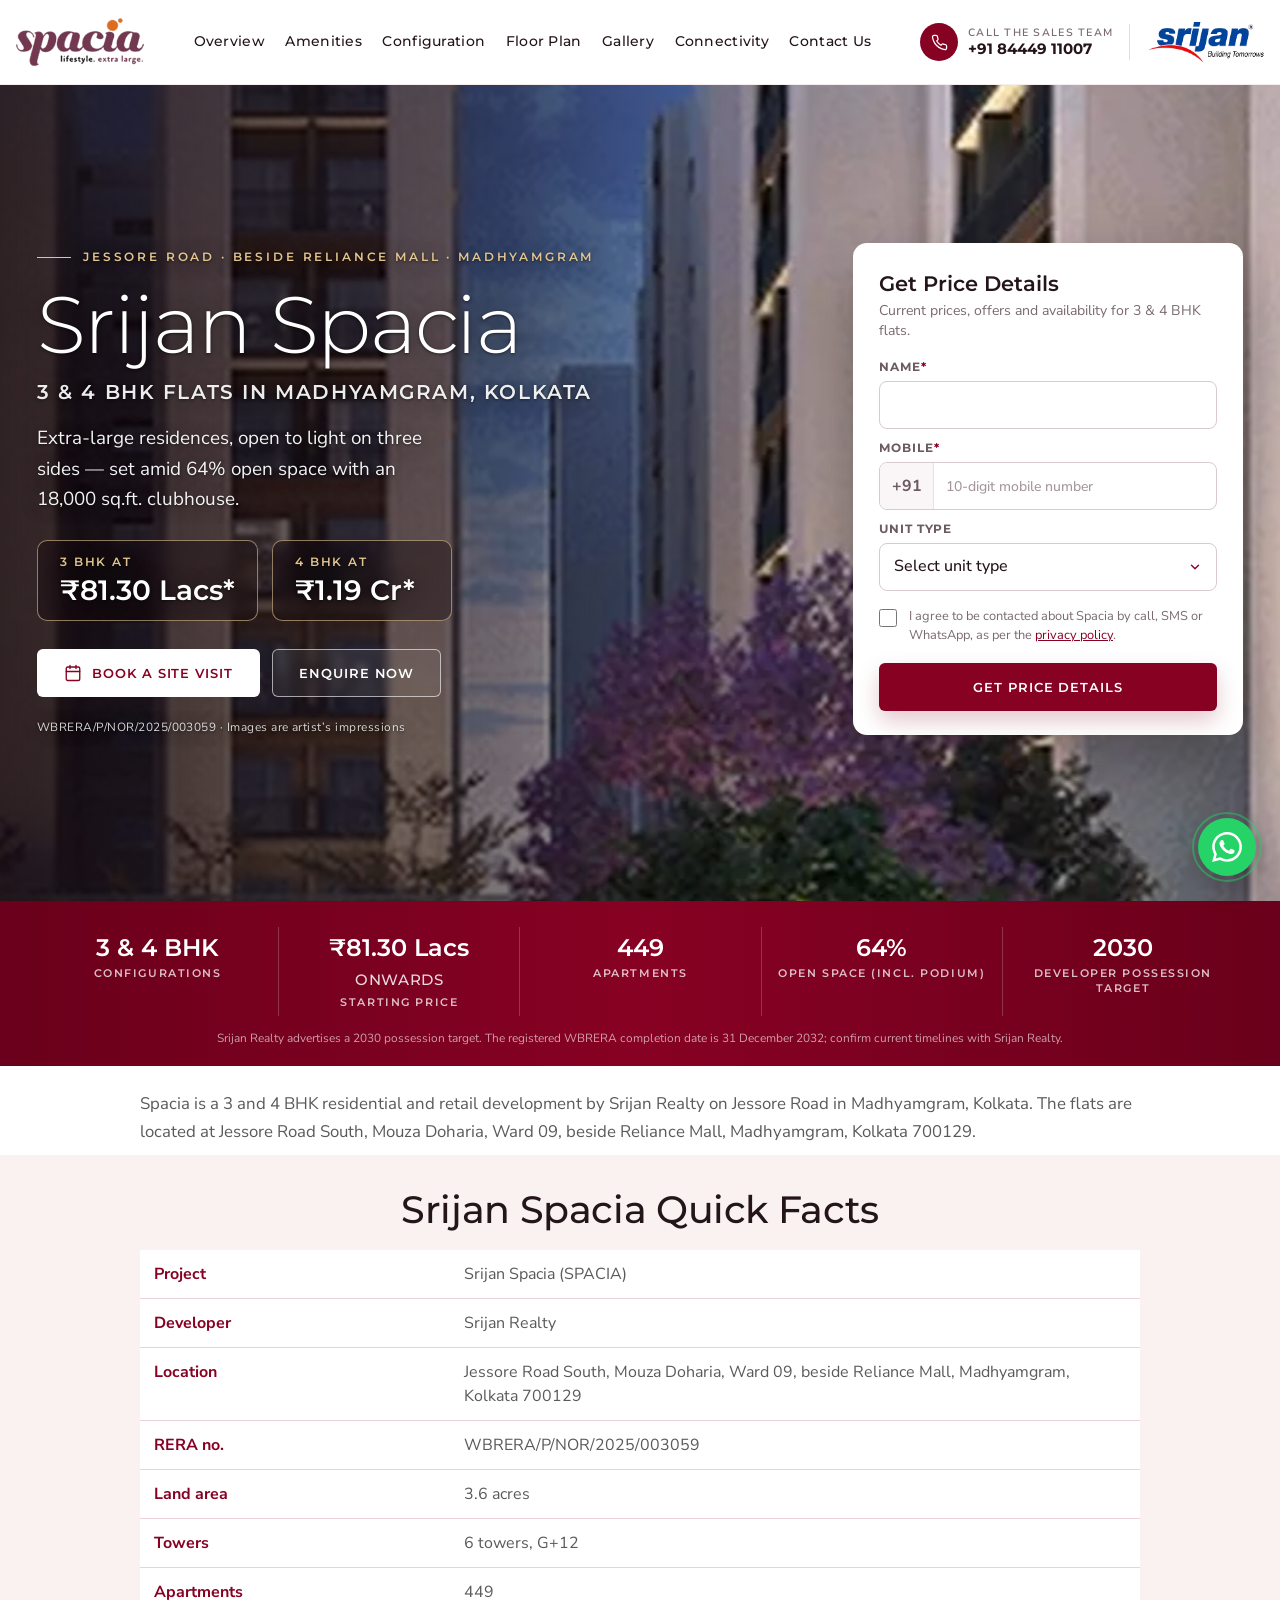
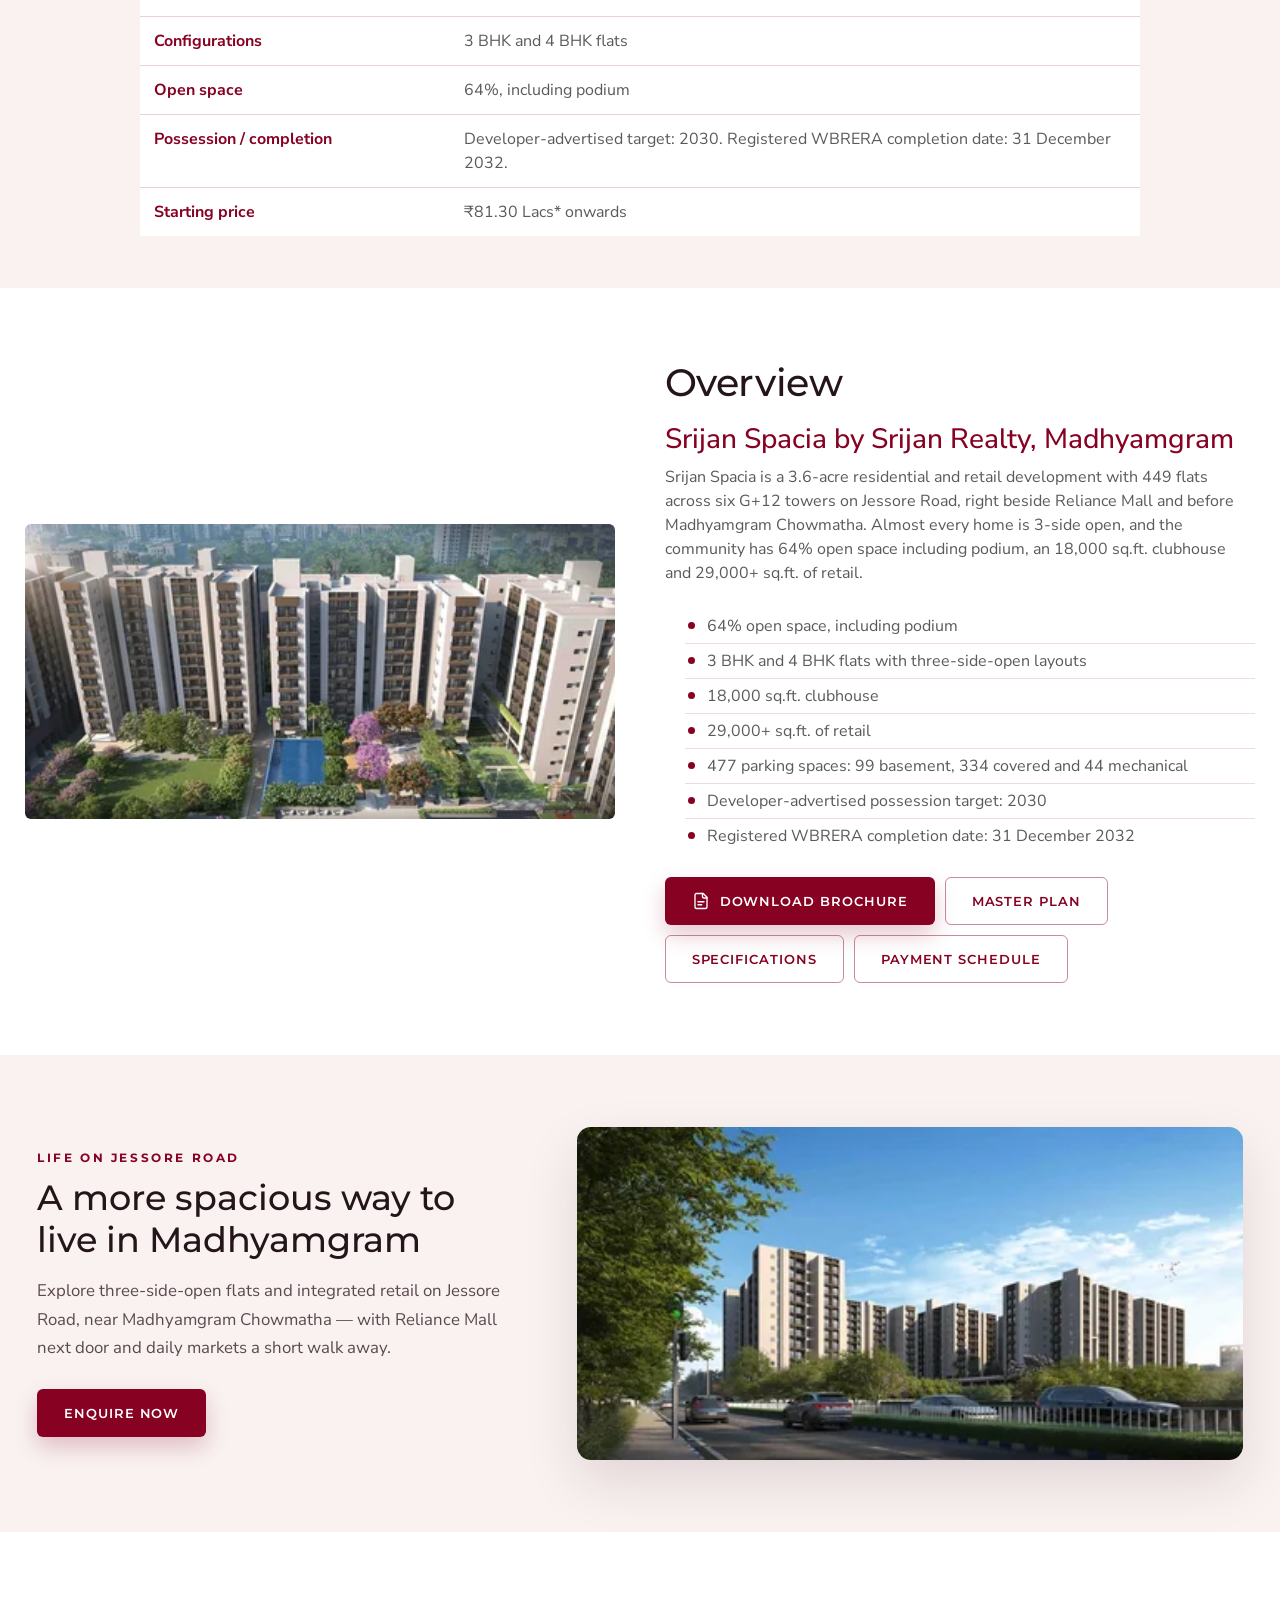
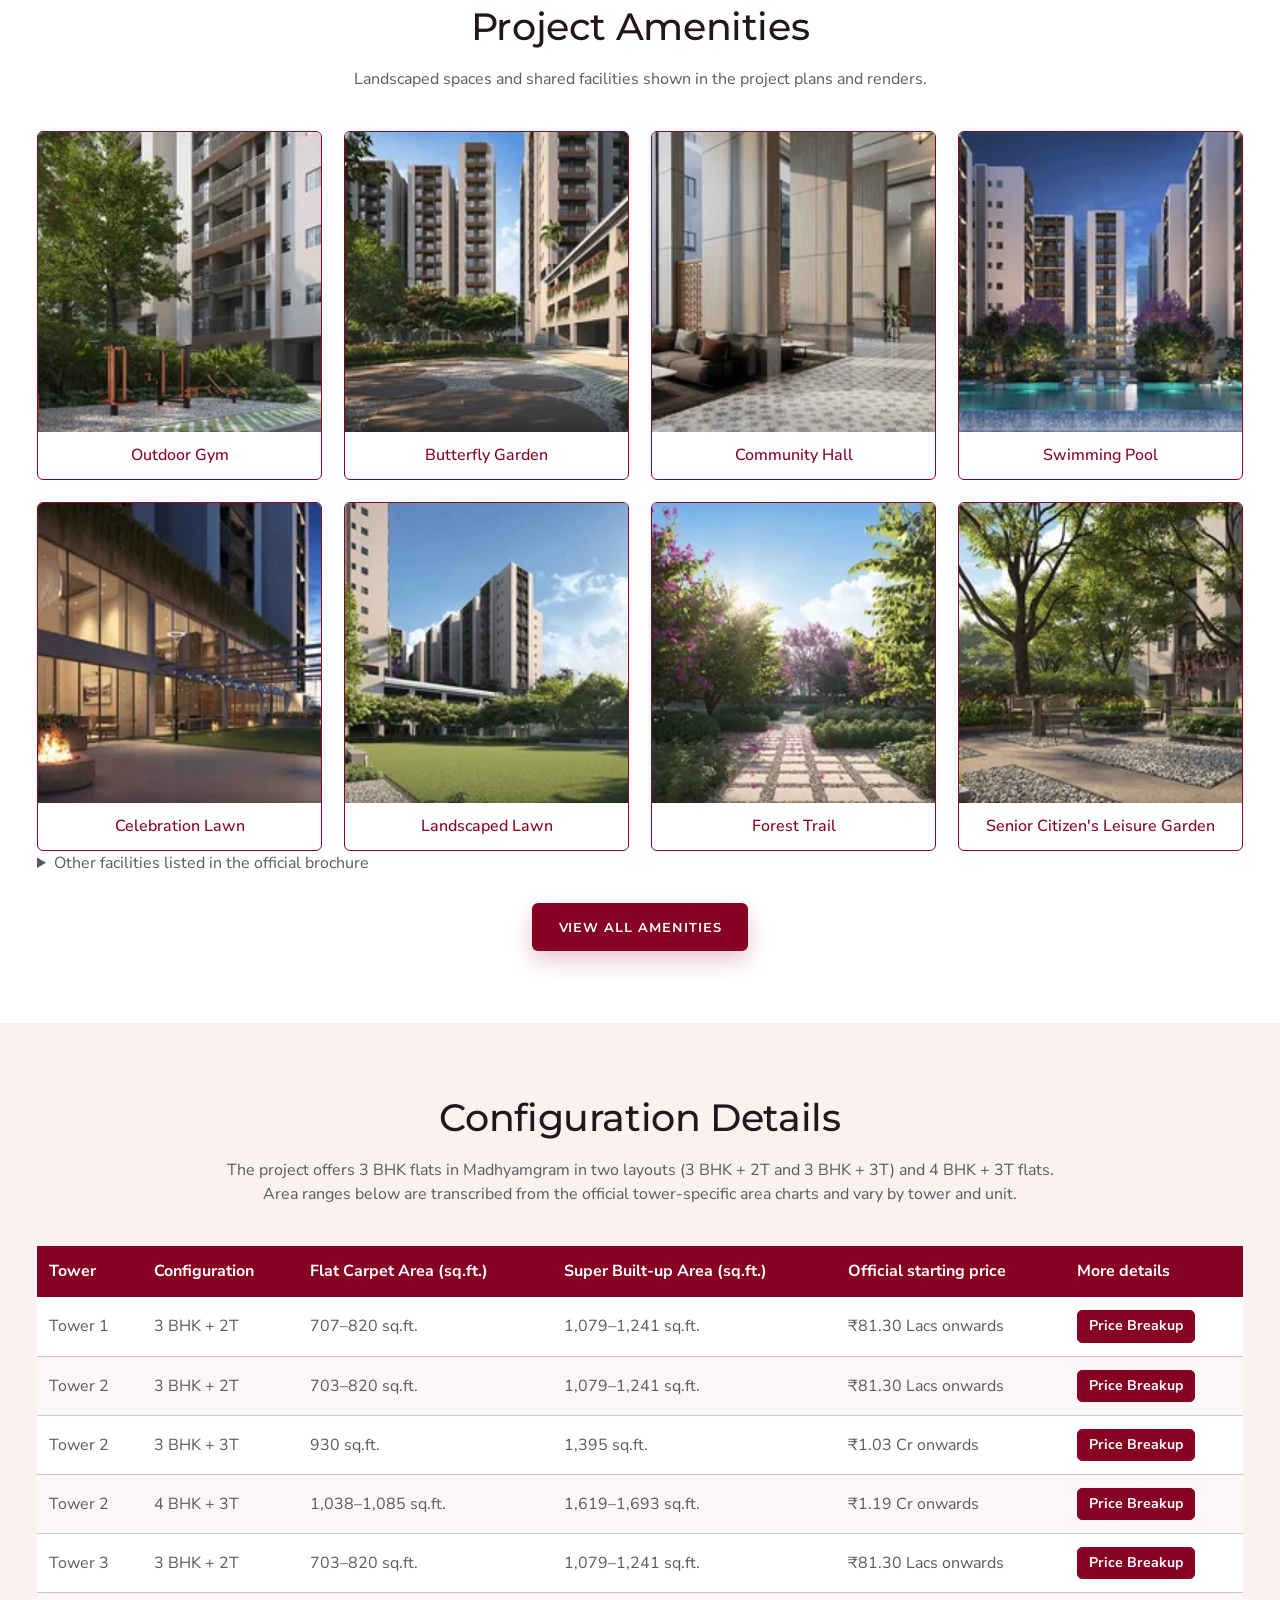
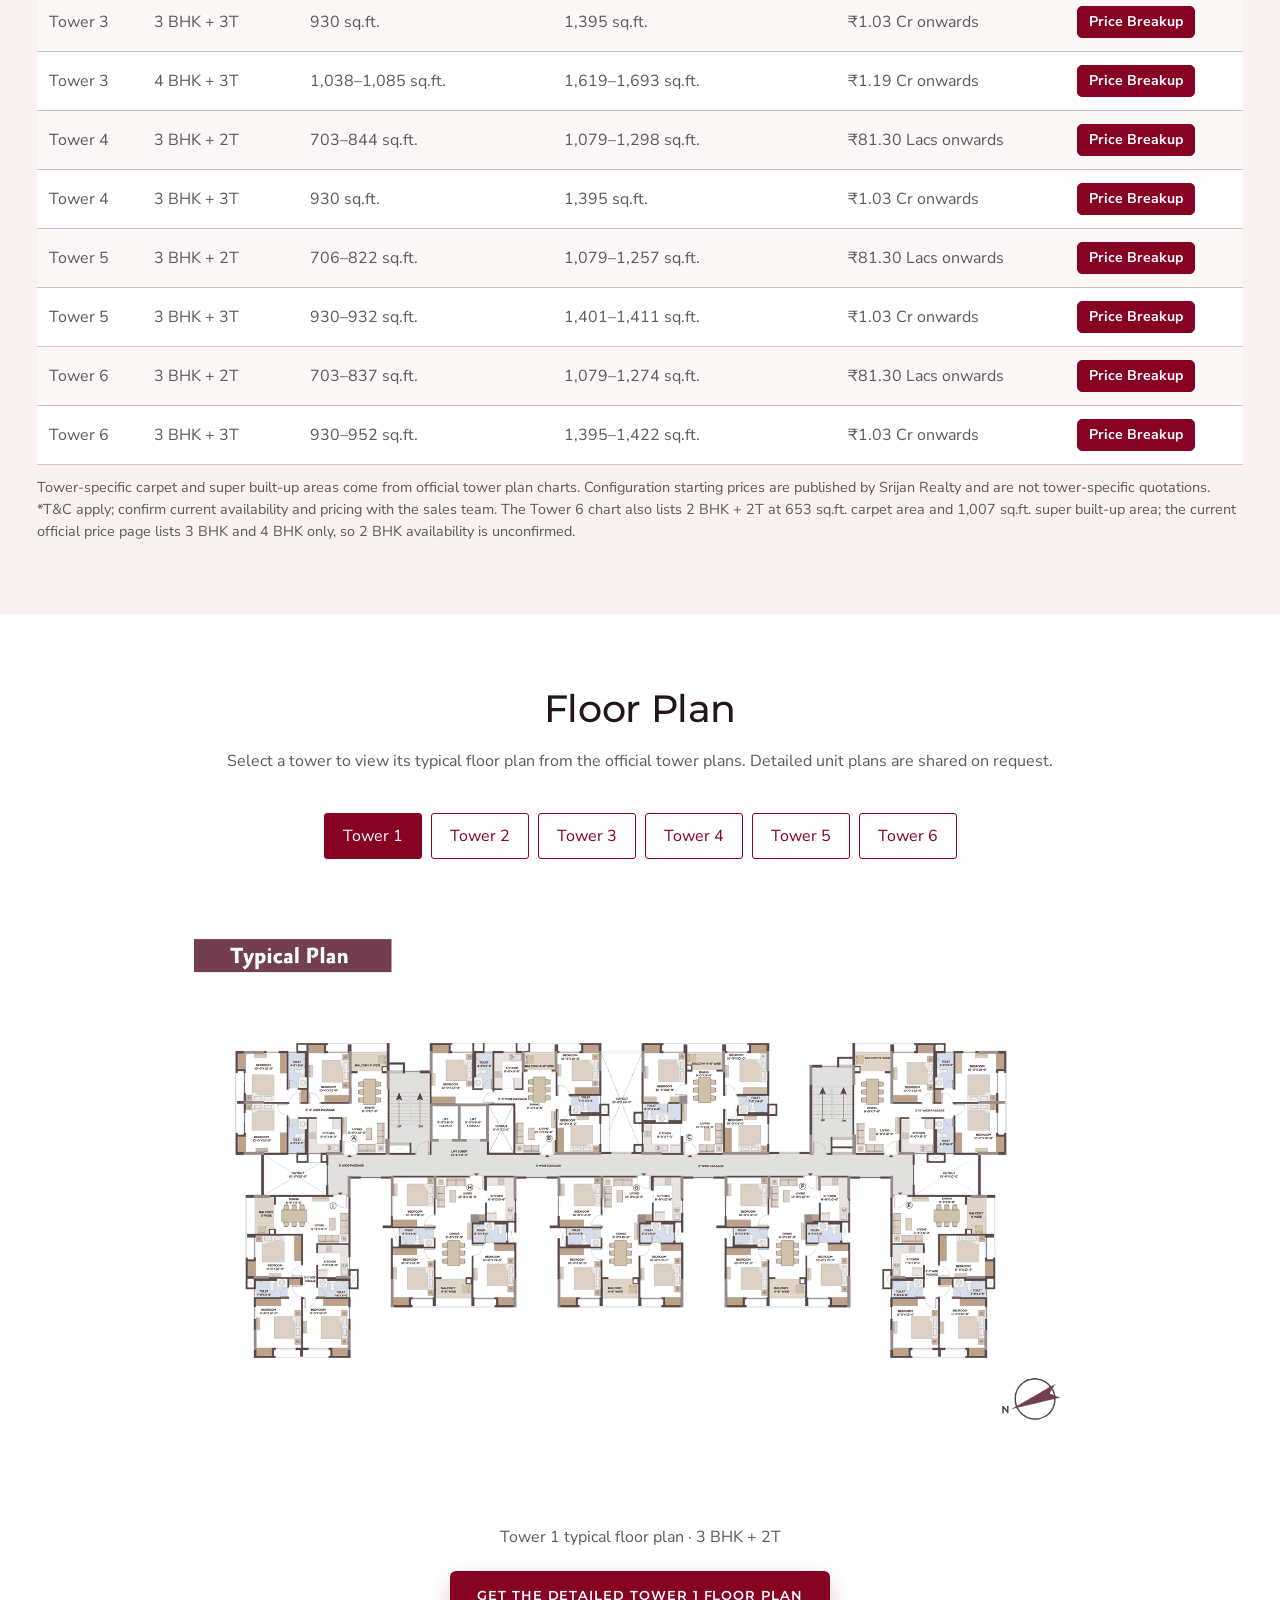
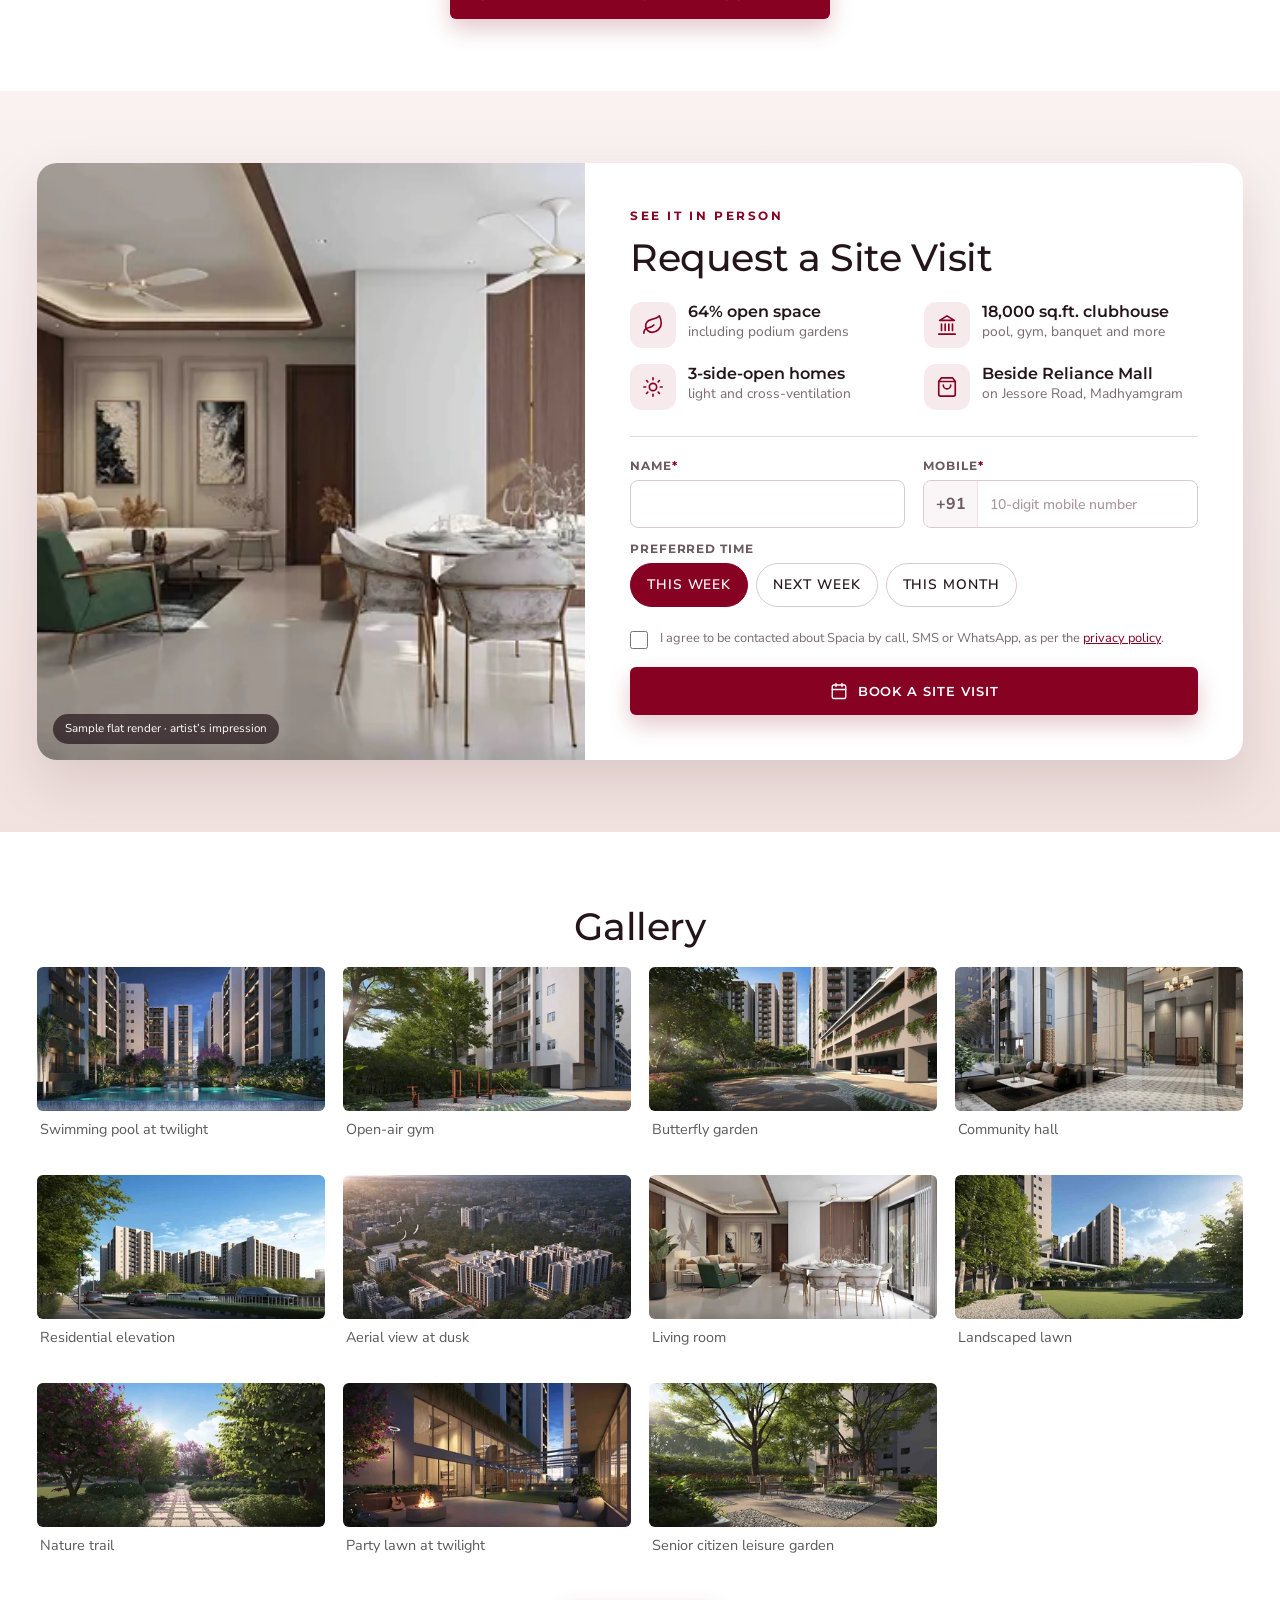
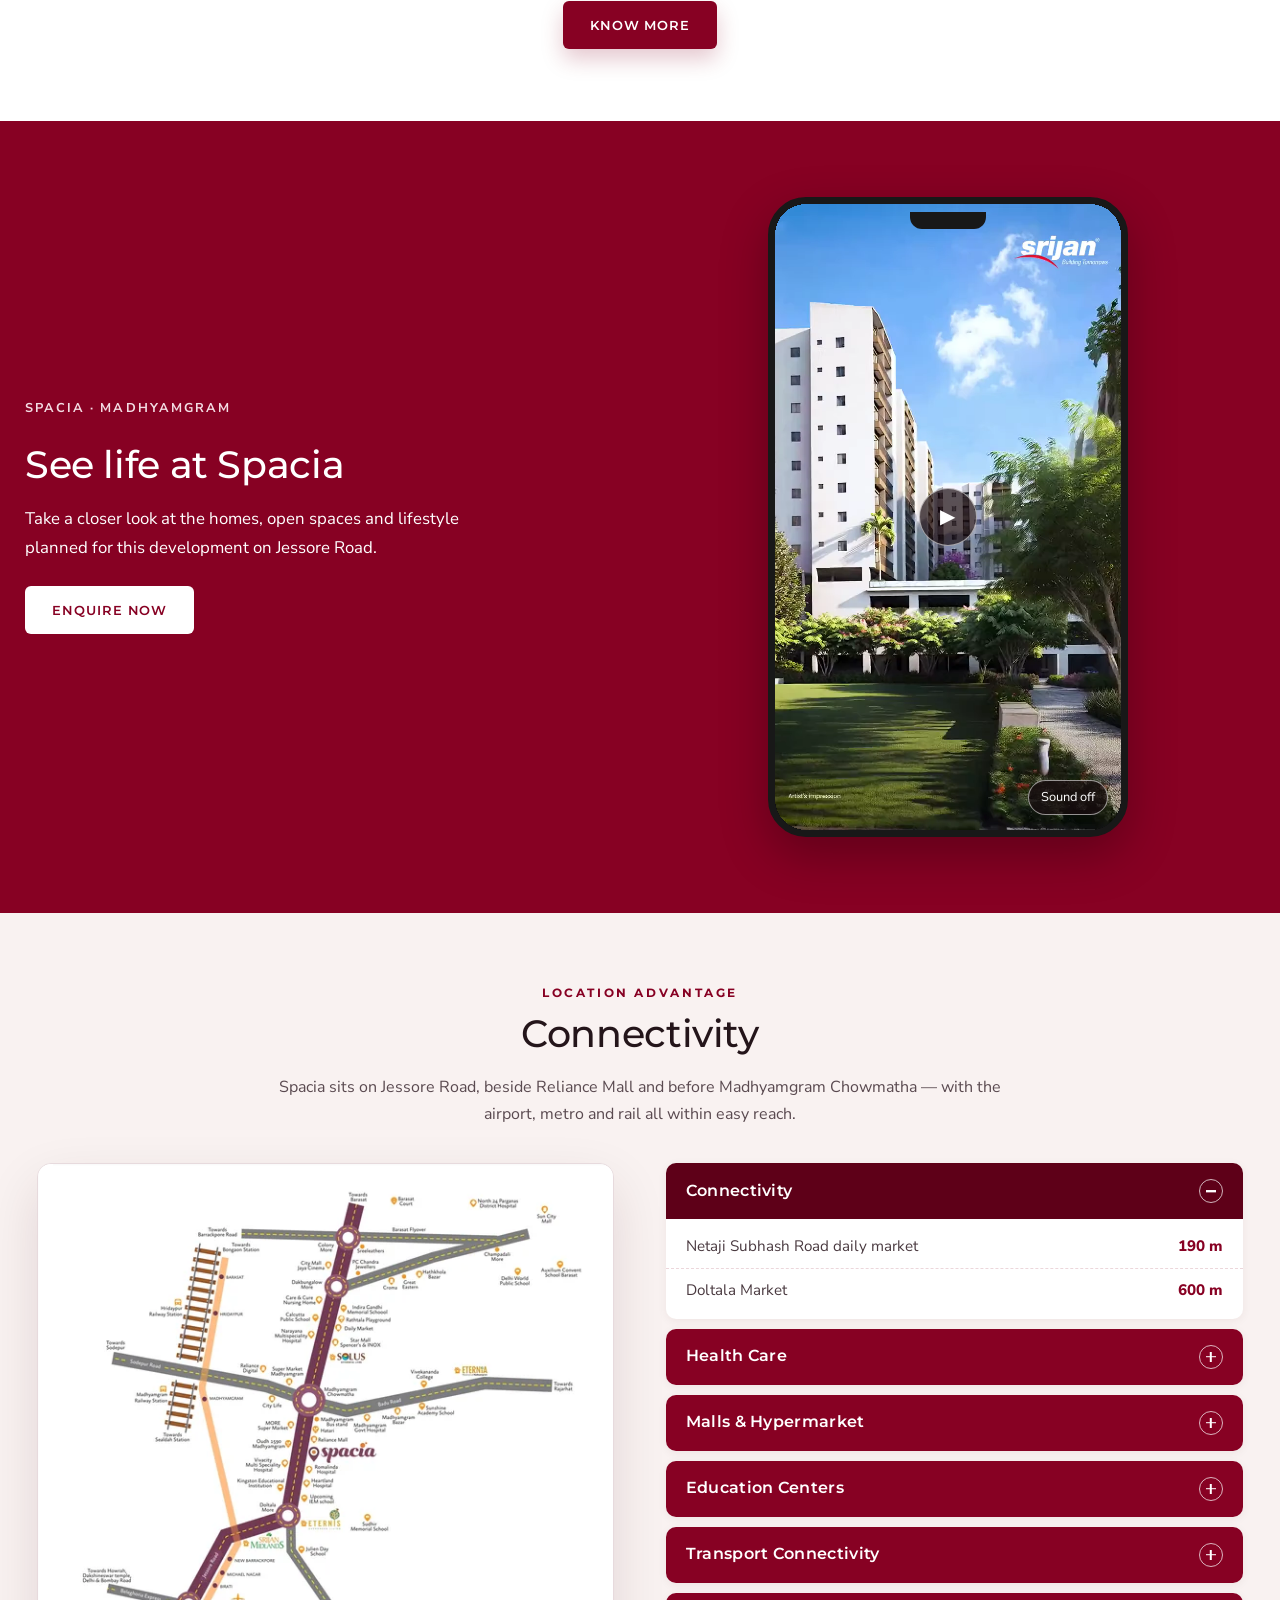
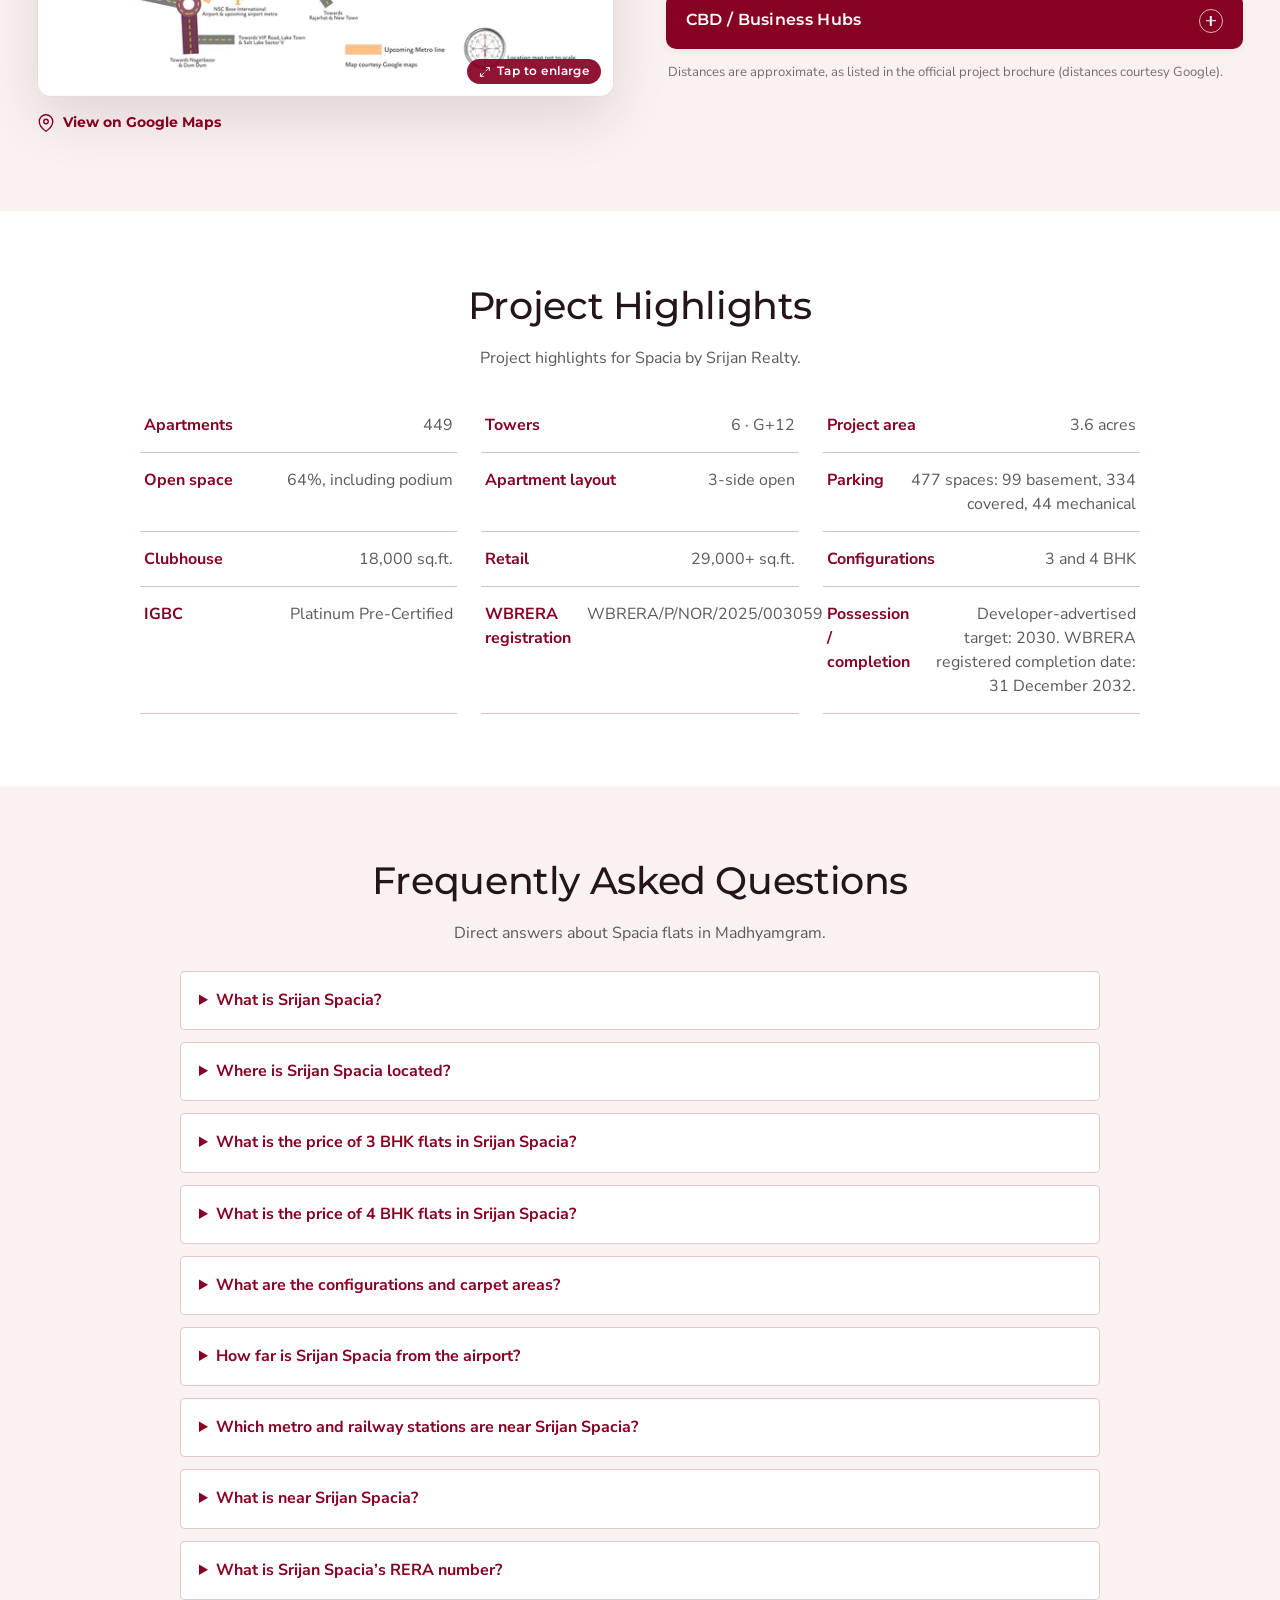
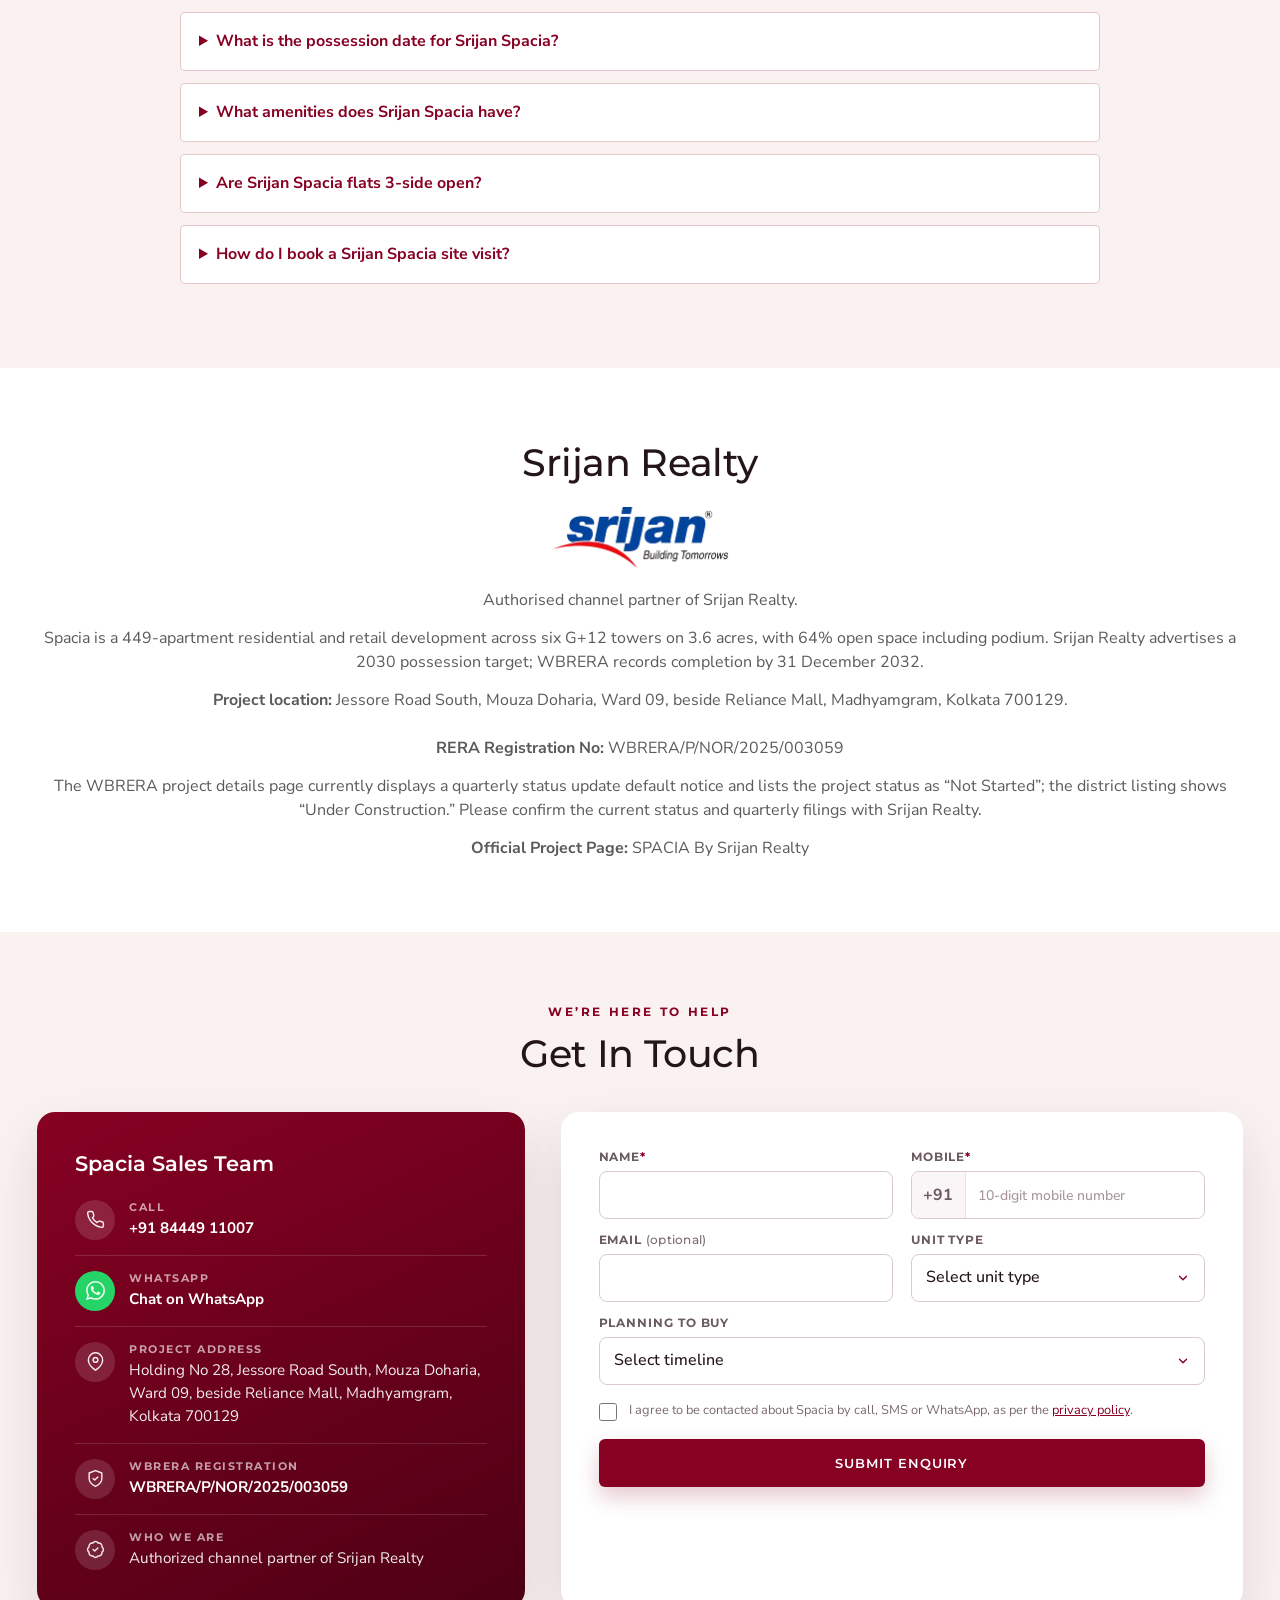
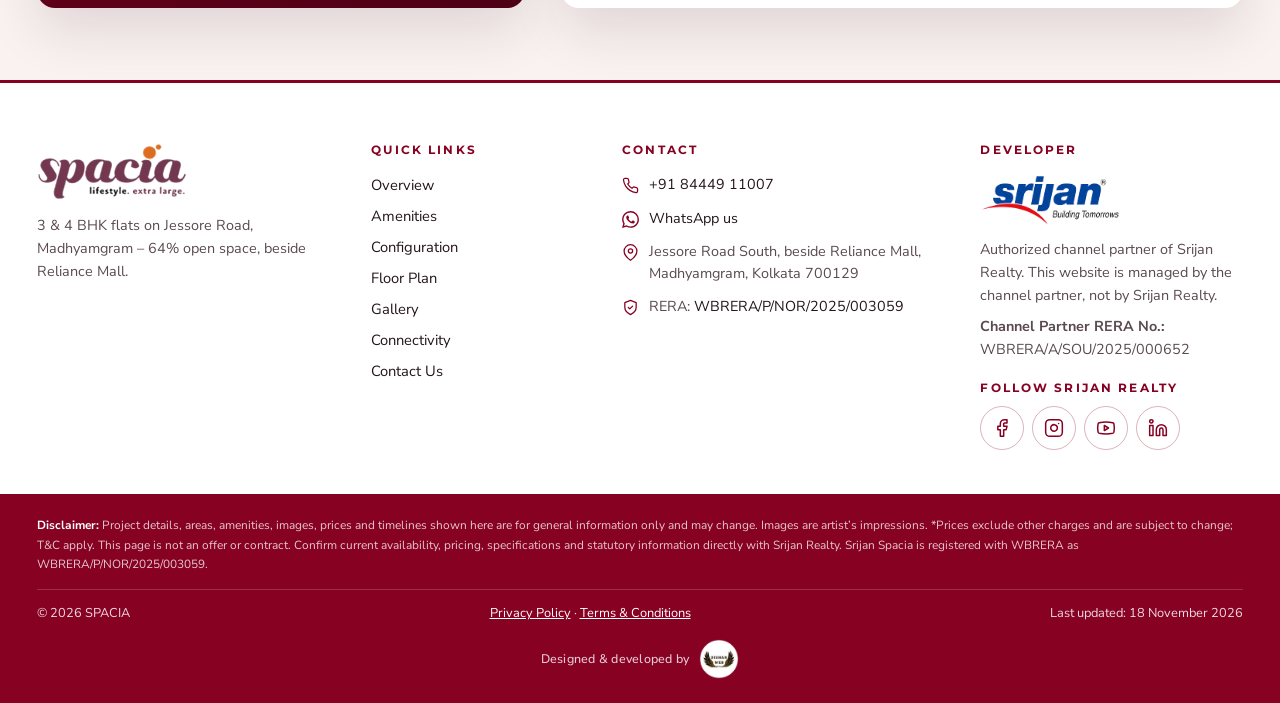
<file: index.html>
<!doctype html>
<html lang="en-IN">
<head>
    <meta charset="utf-8">
    <meta name="viewport" content="width=device-width, initial-scale=1, viewport-fit=cover">
<!-- Google Tag Manager -->
<script>(function(w,d,s,l,i){w[l]=w[l]||[];w[l].push({'gtm.start':
new Date().getTime(),event:'gtm.js'});var f=d.getElementsByTagName(s)[0],
j=d.createElement(s),dl=l!='dataLayer'?'&l='+l:'';j.async=true;j.src=
'https://www.googletagmanager.com/gtm.js?id='+i+dl;f.parentNode.insertBefore(j,f);
})(window,document,'script','dataLayer','GTM-WX5GS62L');</script>
<!-- End Google Tag Manager -->
    <title>Srijan Spacia Madhyamgram | 3 &amp; 4 BHK Flats ₹81.30 Lacs</title>
    <meta name="description" content="Srijan Spacia, Madhyamgram: 3 &amp; 4 BHK flats from ₹81.30 Lacs*. 64% open space, 18,000 sq.ft. clubhouse. Book a site visit.">
    <meta name="robots" content="index,follow,max-image-preview:large">
    <meta name="theme-color" content="#870123">
    <link rel="canonical" href="https://www.spacia-madhyamgram.in/">
    <link rel="sitemap" type="application/xml" href="/sitemap.xml">

    <link rel="icon" href="/favicon.ico" sizes="48x48">
    <link rel="icon" type="image/png" sizes="32x32" href="/assets/brand/favicon-32.png">
    <link rel="apple-touch-icon" href="/apple-touch-icon.png">
    <link rel="manifest" href="/site.webmanifest">

    <link rel="preload" as="image" media="(max-width: 767px)" href="assets/hero/pool-twilight-portrait-750.webp" imagesrcset="assets/hero/pool-twilight-portrait-750.webp 750w, assets/hero/pool-twilight-portrait-1080.webp 1080w" imagesizes="100vw" fetchpriority="high">
    <link rel="preload" as="image" media="(min-width: 768px)" href="assets/hero/pool-twilight-1440.webp" imagesrcset="assets/hero/pool-twilight-600.webp 600w, assets/hero/pool-twilight-900.webp 900w, assets/hero/pool-twilight-1440.webp 1440w" imagesizes="100vw" fetchpriority="high">
    <link rel="preload" as="font" type="font/woff2" href="assets/fonts/montserrat-latin-var.woff2" crossorigin>
    <link rel="preload" as="font" type="font/woff2" href="assets/fonts/nunito-sans-latin-var.woff2" crossorigin>

    <meta property="og:locale" content="en_IN">
    <meta property="og:type" content="website">
    <meta property="og:site_name" content="Srijan Spacia Madhyamgram">
    <meta property="og:title" content="Srijan Spacia Madhyamgram | 3 &amp; 4 BHK Flats ₹81.30 Lacs">
    <meta property="og:description" content="Srijan Spacia, Madhyamgram: 3 &amp; 4 BHK flats from ₹81.30 Lacs*. 64% open space, 18,000 sq.ft. clubhouse. Book a site visit.">
    <meta property="og:url" content="https://www.spacia-madhyamgram.in/">
    <meta property="og:image" content="https://www.spacia-madhyamgram.in/assets/images/spacia-social-1200x630.jpg">
    <meta property="og:image:width" content="1200">
    <meta property="og:image:height" content="630">
    <meta property="og:image:alt" content="Aerial dusk view of Srijan Spacia towers and landscaped grounds on Jessore Road, Madhyamgram">
    <meta name="twitter:card" content="summary_large_image">
    <meta name="twitter:title" content="Srijan Spacia Madhyamgram | 3 &amp; 4 BHK Flats ₹81.30 Lacs">
    <meta name="twitter:description" content="Srijan Spacia, Madhyamgram: 3 &amp; 4 BHK flats from ₹81.30 Lacs*. 64% open space, 18,000 sq.ft. clubhouse. Book a site visit.">
    <meta name="twitter:image" content="https://www.spacia-madhyamgram.in/assets/images/spacia-social-1200x630.jpg">
    <meta name="twitter:image:alt" content="Aerial dusk view of Srijan Spacia towers and landscaped grounds on Jessore Road, Madhyamgram">

    <script id="spacia-structured-data" type="application/ld+json">
{
  "@context": "https://schema.org",
  "@graph": [
    {
      "@type": "WebSite",
      "@id": "https://www.spacia-madhyamgram.in/#website",
      "url": "https://www.spacia-madhyamgram.in/",
      "name": "Srijan Spacia Madhyamgram",
      "inLanguage": "en-IN"
    },
    {
      "@type": "WebPage",
      "@id": "https://www.spacia-madhyamgram.in/#webpage",
      "url": "https://www.spacia-madhyamgram.in/",
      "name": "Srijan Spacia Madhyamgram | 3 & 4 BHK Flats ₹81.30 Lacs",
      "description": "Srijan Spacia, Madhyamgram: 3 & 4 BHK flats from ₹81.30 Lacs*. 64% open space, 18,000 sq.ft. clubhouse. Book a site visit.",
      "inLanguage": "en-IN",
      "isPartOf": {
        "@id": "https://www.spacia-madhyamgram.in/#website"
      },
      "about": {
        "@id": "https://www.spacia-madhyamgram.in/#project"
      },
      "mainEntity": {
        "@id": "https://www.spacia-madhyamgram.in/#project"
      },
      "primaryImageOfPage": {
        "@type": "ImageObject",
        "url": "https://www.spacia-madhyamgram.in/assets/hero/pool-twilight-1440.webp",
        "width": 1440,
        "height": 720
      },
      "breadcrumb": {
        "@id": "https://www.spacia-madhyamgram.in/#breadcrumb"
      },
      "datePublished": "2026-11-06",
      "dateModified": "2026-11-18"
    },
    {
      "@type": "BreadcrumbList",
      "@id": "https://www.spacia-madhyamgram.in/#breadcrumb",
      "itemListElement": [
        {
          "@type": "ListItem",
          "position": 1,
          "name": "Home",
          "item": "https://www.spacia-madhyamgram.in/"
        }
      ]
    },
    {
      "@type": "Organization",
      "@id": "https://www.spacia-madhyamgram.in/#developer",
      "name": "Srijan Realty",
      "url": "https://www.srijanrealty.com/",
      "logo": "https://www.spacia-madhyamgram.in/assets/brand/srijan-realty-logo-240.png",
      "sameAs": [
        "https://www.facebook.com/srijanrealty.in/",
        "https://www.instagram.com/srijanrealty/",
        "https://www.youtube.com/user/srijanrealtygroup",
        "https://www.linkedin.com/company/srijan-realty-ltd/"
      ]
    },
    {
      "@type": "ApartmentComplex",
      "@id": "https://www.spacia-madhyamgram.in/#project",
      "name": "Srijan Spacia",
      "alternateName": [
        "SPACIA by Srijan Realty",
        "Spacia Madhyamgram"
      ],
      "url": "https://www.spacia-madhyamgram.in/",
      "description": "Srijan Spacia (SPACIA by Srijan Realty) is a residential and retail development of 3 and 4 BHK flats on Jessore Road South, beside Reliance Mall, Madhyamgram, Kolkata 700129, with 449 apartments across six G+12 towers on 3.6 acres.",
      "image": [
        "https://www.spacia-madhyamgram.in/assets/hero/aerial-dusk-1200.webp",
        "https://www.spacia-madhyamgram.in/assets/images/spacia-social-1200x630.jpg",
        "https://www.spacia-madhyamgram.in/assets/optimized/swimming-pool-twilight-hires-900.webp"
      ],
      "identifier": "WBRERA/P/NOR/2025/003059",
      "numberOfAccommodationUnits": {
        "@type": "QuantitativeValue",
        "value": 449
      },
      "address": {
        "@type": "PostalAddress",
        "streetAddress": "Holding No 28, Jessore Road South, Mouza Doharia, Ward 09, beside Reliance Mall",
        "addressLocality": "Madhyamgram",
        "addressRegion": "West Bengal",
        "postalCode": "700129",
        "addressCountry": "IN"
      },
      "hasMap": "https://www.google.com/maps/search/?api=1&query=Srijan+Spacia+Jessore+Road+Madhyamgram",
      "amenityFeature": [
        {
          "@type": "LocationFeatureSpecification",
          "name": "Outdoor Gym",
          "value": true
        },
        {
          "@type": "LocationFeatureSpecification",
          "name": "Butterfly Garden",
          "value": true
        },
        {
          "@type": "LocationFeatureSpecification",
          "name": "Community Hall",
          "value": true
        },
        {
          "@type": "LocationFeatureSpecification",
          "name": "Swimming Pool",
          "value": true
        },
        {
          "@type": "LocationFeatureSpecification",
          "name": "Celebration Lawn",
          "value": true
        },
        {
          "@type": "LocationFeatureSpecification",
          "name": "Landscaped Lawn",
          "value": true
        },
        {
          "@type": "LocationFeatureSpecification",
          "name": "Forest Trail",
          "value": true
        },
        {
          "@type": "LocationFeatureSpecification",
          "name": "Senior Citizen's Leisure Garden",
          "value": true
        },
        {
          "@type": "LocationFeatureSpecification",
          "name": "18,000 sq.ft. clubhouse",
          "value": true
        },
        {
          "@type": "LocationFeatureSpecification",
          "name": "29,000+ sq.ft. in-house retail",
          "value": true
        }
      ],
      "additionalProperty": [
        {
          "@type": "PropertyValue",
          "name": "Towers",
          "value": "6 towers, G+12"
        },
        {
          "@type": "PropertyValue",
          "name": "Project area",
          "value": "3.6 acres"
        },
        {
          "@type": "PropertyValue",
          "name": "Open space",
          "value": "64%, including podium"
        },
        {
          "@type": "PropertyValue",
          "name": "Configurations",
          "value": "3 BHK + 2T, 3 BHK + 3T and 4 BHK + 3T"
        },
        {
          "@type": "PropertyValue",
          "name": "Starting price",
          "value": "₹81.30 Lacs onwards (3 BHK + 2T)"
        },
        {
          "@type": "PropertyValue",
          "name": "IGBC rating",
          "value": "Platinum Pre-Certified"
        },
        {
          "@type": "PropertyValue",
          "name": "Developer-advertised possession target",
          "value": "2030"
        },
        {
          "@type": "PropertyValue",
          "name": "WBRERA registered completion date",
          "value": "31 December 2032"
        }
      ]
    },
    {
      "@type": "VideoObject",
      "@id": "https://www.spacia-madhyamgram.in/#project-reel",
      "name": "Srijan Spacia project walkthrough reel",
      "description": "A short vertical video showcasing Srijan Spacia by Srijan Realty on Jessore Road, Madhyamgram, Kolkata.",
      "thumbnailUrl": "https://www.spacia-madhyamgram.in/assets/video/poster.webp",
      "contentUrl": "https://www.spacia-madhyamgram.in/assets/video/reel.webm",
      "uploadDate": "2026-11-05T15:55:36+05:30",
      "duration": "PT53S",
      "inLanguage": "en-IN"
    },
    {
      "@type": "FAQPage",
      "@id": "https://www.spacia-madhyamgram.in/#faq",
      "url": "https://www.spacia-madhyamgram.in/",
      "mainEntity": [
        {
          "@type": "Question",
          "name": "What is Srijan Spacia?",
          "acceptedAnswer": {
            "@type": "Answer",
            "text": "Srijan Spacia (SPACIA by Srijan Realty) is a residential and retail development of 3 and 4 BHK flats in Madhyamgram, Kolkata, with 449 apartments across six G+12 towers on 3.6 acres."
          }
        },
        {
          "@type": "Question",
          "name": "Where is Srijan Spacia located?",
          "acceptedAnswer": {
            "@type": "Answer",
            "text": "Srijan Spacia is at Holding No 28, Jessore Road South, Mouza Doharia, Ward 09, beside Reliance Mall, Madhyamgram, Kolkata 700129 – on Jessore Road, before Madhyamgram Chowmatha."
          }
        },
        {
          "@type": "Question",
          "name": "What is the price of 3 BHK flats in Srijan Spacia?",
          "acceptedAnswer": {
            "@type": "Answer",
            "text": "Srijan Realty’s current official price list starts 3 BHK + 2T flats at ₹81.30 Lacs* and 3 BHK + 3T flats at ₹1.03 Cr*. Prices are subject to change; confirm the current quote and availability with the sales team."
          }
        },
        {
          "@type": "Question",
          "name": "What is the price of 4 BHK flats in Srijan Spacia?",
          "acceptedAnswer": {
            "@type": "Answer",
            "text": "4 BHK + 3T flats start at ₹1.19 Cr* according to Srijan Realty’s current official price list. Prices are subject to change; confirm the current quote with the sales team."
          }
        },
        {
          "@type": "Question",
          "name": "What are the configurations and carpet areas?",
          "acceptedAnswer": {
            "@type": "Answer",
            "text": "Srijan Spacia has 3 BHK + 2T, 3 BHK + 3T and 4 BHK + 3T flats. Official tower charts show respective Flat Carpet Area ranges of 703–844, 930–952 and 1,038–1,085 sq.ft.; corresponding Super Built-up Area ranges are 1,079–1,298, 1,395–1,422 and 1,619–1,693 sq.ft."
          }
        },
        {
          "@type": "Question",
          "name": "How far is Srijan Spacia from the airport?",
          "acceptedAnswer": {
            "@type": "Answer",
            "text": "Netaji Subhas Chandra Bose International Airport is approximately 5.9 km from Srijan Spacia, and the upcoming Jai Hind Airport Metro station is also about 5.9 km away. The official brochure describes the airport as about a 15-minute straight drive along Jessore Road. Distances are approximate."
          }
        },
        {
          "@type": "Question",
          "name": "Which metro and railway stations are near Srijan Spacia?",
          "acceptedAnswer": {
            "@type": "Answer",
            "text": "The official brochure lists the upcoming New Barrackpore Metro Station at approximately 1.8 km, Madhyamgram Railway Station at 2 km and Dum Dum Railway & Metro Station at 11.7 km. New Town is approximately 14.8 km and Salt Lake Sector V approximately 17.7 km away."
          }
        },
        {
          "@type": "Question",
          "name": "What is near Srijan Spacia?",
          "acceptedAnswer": {
            "@type": "Answer",
            "text": "Reliance Mall is approximately 50 m away, with Spacia’s own retail arena in-house. The brochure lists schools from approximately 200 m to 2.7 km and hospitals from approximately 300 m to 2.3 km; distances are approximate."
          }
        },
        {
          "@type": "Question",
          "name": "What is Srijan Spacia’s RERA number?",
          "acceptedAnswer": {
            "@type": "Answer",
            "text": "Srijan Spacia is registered with the West Bengal Real Estate Regulatory Authority (WBRERA) under registration number WBRERA/P/NOR/2025/003059. You can verify the project record on the WBRERA website."
          }
        },
        {
          "@type": "Question",
          "name": "What is the possession date for Srijan Spacia?",
          "acceptedAnswer": {
            "@type": "Answer",
            "text": "Srijan Realty advertises 2030 as the possession target. WBRERA records 31 December 2032 as the registered completion date. Confirm current timelines with Srijan Realty."
          }
        },
        {
          "@type": "Question",
          "name": "What amenities does Srijan Spacia have?",
          "acceptedAnswer": {
            "@type": "Answer",
            "text": "Project facilities include an 18,000 sq.ft. clubhouse, 29,000+ sq.ft. of retail, landscaped spaces, a swimming pool, an outdoor gym, a butterfly garden and a community hall. Srijan Spacia is IGBC Platinum Pre-Certified."
          }
        },
        {
          "@type": "Question",
          "name": "Are Srijan Spacia flats 3-side open?",
          "acceptedAnswer": {
            "@type": "Answer",
            "text": "Yes. The official brochure says almost all Srijan Spacia apartments are 3-side open with no shared walls, so homes get light and cross-ventilation from three sides."
          }
        },
        {
          "@type": "Question",
          "name": "How do I book a Srijan Spacia site visit?",
          "acceptedAnswer": {
            "@type": "Answer",
            "text": "Select “Book a Site Visit”, share your name and mobile number, and the sales team will call you to schedule the visit. You can also call or WhatsApp +91 84449 11007."
          }
        }
      ]
    }
  ]
}
</script>

    <style id="critical-css">:root{--bs-blue:#0d6efd; --bs-indigo:#6610f2; --bs-purple:#6f42c1; --bs-pink:#d63384; --bs-red:#dc3545; --bs-orange:#fd7e14; --bs-yellow:#ffc107; --bs-green:#198754; --bs-teal:#20c997; --bs-cyan:#0dcaf0; --bs-black:#000; --bs-white:#fff; --bs-gray:#6c757d; --bs-gray-dark:#343a40; --bs-gray-100:#f8f9fa; --bs-gray-200:#e9ecef; --bs-gray-300:#dee2e6; --bs-gray-400:#ced4da; --bs-gray-500:#adb5bd; --bs-gray-600:#6c757d; --bs-gray-700:#495057; --bs-gray-800:#343a40; --bs-gray-900:#212529; --bs-primary:#0d6efd; --bs-secondary:#6c757d; --bs-success:#198754; --bs-info:#0dcaf0; --bs-warning:#ffc107; --bs-danger:#dc3545; --bs-light:#f8f9fa; --bs-dark:#212529; --bs-primary-rgb:13,110,253; --bs-secondary-rgb:108,117,125; --bs-success-rgb:25,135,84; --bs-info-rgb:13,202,240; --bs-warning-rgb:255,193,7; --bs-danger-rgb:220,53,69; --bs-light-rgb:248,249,250; --bs-dark-rgb:33,37,41; --bs-white-rgb:255,255,255; --bs-black-rgb:0,0,0; --bs-body-color-rgb:33,37,41; --bs-body-bg-rgb:255,255,255; --bs-font-sans-serif:system-ui,-apple-system,"Segoe UI",Roboto,"Helvetica Neue","Noto Sans","Liberation Sans",Arial,sans-serif,"Apple Color Emoji","Segoe UI Emoji","Segoe UI Symbol","Noto Color Emoji"; --bs-font-monospace:SFMono-Regular,Menlo,Monaco,Consolas,"Liberation Mono","Courier New",monospace; --bs-gradient:linear-gradient(180deg, rgba(255, 255, 255, 0.15), rgba(255, 255, 255, 0)); --bs-body-font-family:var(--bs-font-sans-serif); --bs-body-font-size:1rem; --bs-body-font-weight:400; --bs-body-line-height:1.5; --bs-body-color:#212529; --bs-body-bg:#fff; --bs-border-width:1px; --bs-border-style:solid; --bs-border-color:#dee2e6; --bs-border-color-translucent:rgba(0, 0, 0, 0.175); --bs-border-radius:0.375rem; --bs-border-radius-sm:0.25rem; --bs-border-radius-lg:0.5rem; --bs-border-radius-xl:1rem; --bs-border-radius-2xl:2rem; --bs-border-radius-pill:50rem; --bs-link-color:#0d6efd; --bs-link-hover-color:#0a58ca; --bs-code-color:#d63384; --bs-highlight-bg:#fff3cd}*,::after,::before{box-sizing:border-box}@media (prefers-reduced-motion:no-preference){:root{scroll-behavior:smooth}}body{margin:0px; font-family:var(--bs-body-font-family); font-size:var(--bs-body-font-size); font-weight:var(--bs-body-font-weight); line-height:var(--bs-body-line-height); color:var(--bs-body-color); text-align:var(--bs-body-text-align); background-color:var(--bs-body-bg); text-size-adjust:100%; -webkit-tap-highlight-color:transparent}h1{margin-top:0px; margin-bottom:0.5rem; font-weight:500; line-height:1.2}h1{font-size:calc(1.375rem + 1.5vw)}@media (min-width:1200px){h1{font-size:2.5rem}}p{margin-top:0px; margin-bottom:1rem}ul{padding-left:2rem}ul{margin-top:0px; margin-bottom:1rem}small{font-size:0.875em}a{color:var(--bs-link-color); text-decoration:underline}a:hover{color:var(--bs-link-hover-color)}figure{margin:0px 0px 1rem}img,svg{vertical-align:middle}label{display:inline-block}button{border-radius:0px}button:focus:not(:focus-visible){outline:0px}button,input,select{margin:0px; font-family:inherit; font-size:inherit; line-height:inherit}button,select{text-transform:none}select{overflow-wrap:normal}select:disabled{opacity:1}[type="button"],[type="submit"],button{appearance:button}[type="button"]:not(:disabled),[type="reset"]:not(:disabled),[type="submit"]:not(:disabled),button:not(:disabled){cursor:pointer}::-webkit-datetime-edit-day-field,::-webkit-datetime-edit-fields-wrapper,::-webkit-datetime-edit-hour-field,::-webkit-datetime-edit-minute,::-webkit-datetime-edit-month-field,::-webkit-datetime-edit-text,::-webkit-datetime-edit-year-field{padding:0px}::-webkit-inner-spin-button{height:auto}::-webkit-search-decoration{appearance:none}::-webkit-color-swatch-wrapper{padding:0px}::-webkit-file-upload-button{font:inherit; appearance:button}[hidden]{display:none !important}.container{--bs-gutter-x:1.5rem; --bs-gutter-y:0; width:100%; padding-right:calc(var(--bs-gutter-x) * .5); padding-left:calc(var(--bs-gutter-x) * .5); margin-right:auto; margin-left:auto}@media (min-width:576px){.container{max-width:540px}}@media (min-width:768px){.container{max-width:720px}}@media (min-width:992px){.container{max-width:960px}}@media (min-width:1200px){.container{max-width:1140px}}@media (min-width:1400px){.container{max-width:1320px}}.fade{transition:opacity 0.15s linear}@media (prefers-reduced-motion:reduce){.fade{transition:none}}.fade:not(.show){opacity:0}.modal{--bs-modal-zindex:1055; --bs-modal-width:500px; --bs-modal-padding:1rem; --bs-modal-margin:0.5rem; --bs-modal-color:; --bs-modal-bg:#fff; --bs-modal-border-color:var(--bs-border-color-translucent); --bs-modal-border-width:1px; --bs-modal-border-radius:0.5rem; --bs-modal-box-shadow:0 0.125rem 0.25rem rgba(0, 0, 0, 0.075); --bs-modal-inner-border-radius:calc(0.5rem - 1px); --bs-modal-header-padding-x:1rem; --bs-modal-header-padding-y:1rem; --bs-modal-header-padding:1rem 1rem; --bs-modal-header-border-color:var(--bs-border-color); --bs-modal-header-border-width:1px; --bs-modal-title-line-height:1.5; --bs-modal-footer-gap:0.5rem; --bs-modal-footer-bg:; --bs-modal-footer-border-color:var(--bs-border-color); --bs-modal-footer-border-width:1px; position:fixed; top:0px; left:0px; z-index:var(--bs-modal-zindex); display:none; width:100%; height:100%; overflow:hidden auto; outline:0px}.modal-dialog{position:relative; width:auto; margin:var(--bs-modal-margin); pointer-events:none}.modal.fade .modal-dialog{transition:transform 0.3s ease-out; transform:translate(0px, -50px)}@media (prefers-reduced-motion:reduce){.modal.fade .modal-dialog{transition:none}}.modal-dialog-scrollable{height:calc(100% - var(--bs-modal-margin) * 2)}.modal-dialog-scrollable .modal-content{max-height:100%; overflow:hidden}.modal-dialog-centered{display:flex; align-items:center; min-height:calc(100% - var(--bs-modal-margin) * 2)}.modal-content{position:relative; display:flex; flex-direction:column; width:100%; color:var(--bs-modal-color); pointer-events:auto; background-color:var(--bs-modal-bg); background-clip:padding-box; border:var(--bs-modal-border-width) solid var(--bs-modal-border-color); border-radius:var(--bs-modal-border-radius); outline:0px}.modal-title{margin-bottom:0px; line-height:var(--bs-modal-title-line-height)}@media (min-width:576px){.modal{--bs-modal-margin:1.75rem; --bs-modal-box-shadow:0 0.5rem 1rem rgba(0, 0, 0, 0.15)}.modal-dialog{max-width:var(--bs-modal-width); margin-right:auto; margin-left:auto}}.visually-hidden{position:absolute !important; width:1px !important; height:1px !important; padding:0px !important; margin:-1px !important; overflow:hidden !important; clip:rect(0px, 0px, 0px, 0px) !important; white-space:nowrap !important; border:0px !important}@font-face{font-family:Montserrat; font-style:normal; font-weight:300 700; font-display:swap; src:url("assets/fonts/montserrat-latin-var.woff2") format("woff2"); unicode-range:U+0-FF, U+131, U+152-153, U+2BB-2BC, U+2C6, U+2DA, U+2DC, U+304, U+308, U+329, U+2000-206F, U+20AC, U+2122, U+2191, U+2193, U+2212, U+2215, U+FEFF, U+FFFD}@font-face{font-family:Montserrat; font-style:normal; font-weight:300 700; font-display:swap; src:url("assets/fonts/montserrat-rupee.woff2") format("woff2"); unicode-range:U+20B9}@font-face{font-family:"Nunito Sans"; font-style:normal; font-weight:400 800; font-display:swap; src:url("assets/fonts/nunito-sans-latin-var.woff2") format("woff2"); unicode-range:U+0-FF, U+131, U+152-153, U+2BB-2BC, U+2C6, U+2DA, U+2DC, U+304, U+308, U+329, U+2000-206F, U+20AC, U+2122, U+2191, U+2193, U+2212, U+2215, U+FEFF, U+FFFD}@font-face{font-family:"Nunito Sans"; font-style:normal; font-weight:400 800; font-display:swap; src:url("assets/fonts/nunito-sans-rupee.woff2") format("woff2"); unicode-range:U+20B9}.modal-content{color:rgb(33, 37, 41) !important}body{overflow:hidden scroll !important}body{padding-right:0px !important}body{line-height:1.5; font-family:"Nunito Sans", sans-serif !important; font-size:16px !important; color:rgb(90, 90, 90) !important}ul{list-style-type:none; margin:0px; padding:0px}section{scroll-margin-top:60px}*{box-sizing:border-box}.container{max-width:1236px; padding-right:15px; padding-left:15px; width:100%; margin:0px auto}p{margin-bottom:24px}::placeholder{font-size:14px}a{text-decoration:none}.modal form{padding:0px 1.5vw}.modal{z-index:99999}p:last-child{margin-bottom:0px}.spacia-lightbox{position:fixed; inset:0px; z-index:100100; display:none; align-items:center; justify-content:center; padding:5vh 3vw; background:rgba(12, 7, 9, 0.94)}.spacia-lightbox figure{max-width:94vw; max-height:90vh; margin:0px; text-align:center}.spacia-lightbox figcaption{margin-top:10px; color:rgb(255, 255, 255)}.spacia-lightbox-close{position:absolute; top:16px; right:22px; width:44px; height:44px; border:1px solid rgb(255, 255, 255); border-radius:50%; color:rgb(255, 255, 255); background:rgba(0, 0, 0, 0.3); font-size:30px; line-height:1; cursor:pointer}body{padding-bottom:58px}@media (max-width:767.98px){body{padding-bottom:56px}}.skip-link{position:fixed; top:10px; left:10px; z-index:100200; padding:10px 14px; transform:translateY(-150%); border-radius:3px; background:rgb(255, 255, 255); color:rgb(135, 1, 35); font-weight:700; box-shadow:rgba(0, 0, 0, 0.18) 0px 2px 12px}.skip-link:focus{transform:translateY(0px); color:rgb(135, 1, 35)}@media (max-width:767.98px){html{scroll-padding-top:16px}}@supports (padding:max(0px)){body{padding-bottom:calc(58px + env(safe-area-inset-bottom))}}@media (max-width:767.98px){body{padding-bottom:calc(56px + env(safe-area-inset-bottom))}}html,body{max-width:100%; overflow-x:hidden}*,::before,::after{box-sizing:border-box}img{max-width:100%}@media (max-width:767.98px){body{overflow-y:visible !important}body{padding-bottom:calc(56px + env(safe-area-inset-bottom))}}body{padding-bottom:0px}@media (max-width:767.98px){body{padding-bottom:calc(56px + env(safe-area-inset-bottom))}}:root{--sp-maroon:#870123; --sp-maroon-dark:#5e0018; --sp-maroon-deep:#1c0a10; --sp-ink:#24151a; --sp-text:#5a4a50; --sp-muted:#7a6a70; --sp-cream:#f9f2f1; --sp-line:#e7dadd; --sp-gold:#e2c48f; --sp-wa:#1f9d55; --sp-radius:14px; --sp-shadow:0 22px 54px rgba(60, 10, 25, .12); --sp-header-h:84px; --sp-header-h-min:68px; --sp-font-head:'Montserrat', system-ui, -apple-system, 'Segoe UI', sans-serif; --sp-font-body:'Nunito Sans', system-ui, -apple-system, 'Segoe UI', sans-serif}html{overflow-x:hidden}body{padding-bottom:0px; overflow:visible !important}@supports (overflow:clip){html,body{overflow-x:clip !important}}@media (prefers-reduced-motion:no-preference){html{scroll-behavior:smooth}}section,section[id]{scroll-margin-top:calc(var(--sp-header-h-min) + 12px)}button{cursor:pointer}.sp-icon{display:inline-block; flex:0 0 auto; width:1em; height:1em; vertical-align:middle}main p{margin-top:0px}.sp-btn{display:inline-flex; align-items:center; justify-content:center; gap:10px; min-height:48px; padding:12px 26px; border:1px solid transparent; border-radius:6px; font:600 .84rem/1.2 var(--sp-font-head); letter-spacing:0.07em; text-transform:uppercase; text-decoration:none; transition:background-color 0.25s, color 0.25s, border-color 0.25s, transform 0.25s, box-shadow 0.25s}.sp-btn .sp-icon{width:18px; height:18px}.sp-btn:hover{transform:translateY(-1px)}.sp-btn:focus-visible,.sp-input:focus-visible,.sp-nav a:focus-visible,.sp-mobile-bar a:focus-visible,.sp-mobile-bar button:focus-visible{outline:rgb(196, 123, 144) solid 3px; outline-offset:3px}.sp-btn--primary{background:var(--sp-maroon); color:rgb(255, 255, 255); box-shadow:rgba(135, 1, 35, 0.22) 0px 10px 22px}.sp-btn--primary:hover{background:var(--sp-maroon-dark); color:rgb(255, 255, 255)}.sp-btn--outline{background:transparent; color:var(--sp-maroon); border-color:rgba(135, 1, 35, 0.45)}.sp-btn--outline:hover{background:var(--sp-maroon); color:rgb(255, 255, 255); border-color:var(--sp-maroon)}.sp-btn--light{background:rgb(255, 255, 255); color:var(--sp-maroon)}.sp-btn--light:hover{background:var(--sp-gold); color:var(--sp-maroon-deep)}.sp-btn--ghost{background:rgba(255, 255, 255, 0.06); color:rgb(255, 255, 255); border-color:rgba(255, 255, 255, 0.6); backdrop-filter:blur(4px)}.sp-btn--ghost:hover{background:rgb(255, 255, 255); color:var(--sp-maroon)}.sp-btn--whatsapp{background:var(--sp-wa); color:rgb(255, 255, 255)}.sp-btn--whatsapp:hover{background:rgb(21, 122, 65); color:rgb(255, 255, 255)}.sp-btn--block{display:flex; width:100%}.sp-header{position:sticky; top:0px; z-index:1030; width:100%; background:rgb(255, 255, 255); border-bottom:1px solid rgba(135, 1, 35, 0.08); transition:background-color 0.3s, box-shadow 0.3s}.sp-header .container{max-width:1360px}.sp-header__bar{display:flex; align-items:center; gap:24px; height:var(--sp-header-h); transition:height 0.3s}.sp-header__brand{display:flex; align-items:center; flex:0 0 auto}.sp-header__brand img{width:auto; height:50px; transition:height 0.3s}.sp-nav{flex:1 1 auto; display:flex; justify-content:center; min-width:0px}.sp-nav__list{display:flex; align-items:center; gap:clamp(14px, 1.6vw, 26px); margin:0px; padding:0px; list-style:none}.sp-nav__list a{position:relative; display:block; padding:8px 0px; color:var(--sp-ink); font:500 .9rem/1.2 var(--sp-font-head); letter-spacing:0.02em; text-decoration:none; white-space:nowrap}.sp-nav__list a::after{content:""; position:absolute; left:0px; right:0px; bottom:0px; height:2px; background:var(--sp-maroon); transform:scaleX(0); transform-origin:left center; transition:transform 0.3s}.sp-nav__list a:hover{color:var(--sp-maroon)}.sp-nav__list a:hover::after{transform:scaleX(1)}.sp-nav__cta{display:none}.sp-header__end{display:flex; align-items:center; gap:16px; flex:0 0 auto}.sp-header__phone{display:flex; align-items:center; gap:10px; color:var(--sp-ink); text-decoration:none}.sp-header__phone-icon{display:grid; place-items:center; width:38px; height:38px; border-radius:50%; background:var(--sp-maroon); color:rgb(255, 255, 255)}.sp-header__phone-icon .sp-icon{width:17px; height:17px}.sp-header__phone-text{display:flex; flex-direction:column; font:700 .95rem/1.15 var(--sp-font-head); white-space:nowrap}.sp-header__phone-text small{color:var(--sp-muted); font:600 .66rem/1.3 var(--sp-font-body); letter-spacing:0.12em; text-transform:uppercase}.sp-header__phone:hover .sp-header__phone-text{color:var(--sp-maroon)}.sp-header__divider{width:1px; height:36px; background:var(--sp-line)}.sp-header__developer img{display:block; width:auto; height:44px; transition:height 0.3s}.sp-nav-toggle{display:none}@media (max-width:1279.98px){:root{--sp-header-h:72px; --sp-header-h-min:62px}.sp-header__bar{gap:12px}.sp-header__brand{margin-right:auto}.sp-header__brand img{height:44px}.sp-header__developer img{height:38px}.sp-nav-toggle{position:relative; display:grid; place-items:center; width:44px; height:44px; margin-right:-6px; padding:0px; border:0px; border-radius:8px; background:transparent; color:var(--sp-ink)}.sp-nav-toggle span,.sp-nav-toggle span::before,.sp-nav-toggle span::after{display:block; width:24px; height:2px; border-radius:2px; background:currentcolor; transition:transform 0.3s, background-color 0.2s}.sp-nav-toggle span{position:relative}.sp-nav-toggle span::before,.sp-nav-toggle span::after{content:""; position:absolute; left:0px}.sp-nav-toggle span::before{top:-7px}.sp-nav-toggle span::after{top:7px}.sp-nav{position:absolute; top:100%; left:0px; right:0px; display:block; max-height:calc(100svh - var(--sp-header-h)); overflow-y:auto; padding:8px 20px 22px; background:rgb(255, 255, 255); border-top:1px solid var(--sp-line); box-shadow:rgba(42, 8, 20, 0.14) 0px 22px 40px; visibility:hidden; opacity:0; transform:translateY(-8px); transition:opacity 0.25s, transform 0.25s, visibility linear 0.25s}.sp-nav__list{flex-direction:column; align-items:stretch; gap:0px}.sp-nav__list a{padding:15px 4px; border-bottom:1px solid rgb(241, 231, 233); font-size:1rem}.sp-nav__list a::after{display:none}.sp-nav__cta{display:grid; grid-template-columns:1fr 1fr; gap:10px; margin-top:18px}.sp-nav__cta .sp-btn{padding-inline:12px}}@media (max-width:767.98px){:root{--sp-header-h:64px; --sp-header-h-min:58px}.sp-header__phone,.sp-header__divider{display:none}.sp-header__brand img{height:38px}.sp-header__developer img{height:32px}.sp-header__end{gap:6px}.sp-nav__cta{grid-template-columns:1fr}}@media (max-width:359.98px){.sp-header__brand img{height:32px}.sp-header__developer img{height:27px}}.sp-hero{position:relative; isolation:isolate; display:flex; align-items:center; min-height:clamp(640px, calc(100svh - var(--sp-header-h)), 900px); overflow:hidden; background:var(--sp-maroon-deep); color:rgb(255, 255, 255)}.sp-hero__media{position:absolute; inset:0px; z-index:-1; overflow:hidden; background:var(--sp-maroon-deep)}.sp-hero__media::after{content:""; position:absolute; inset:0px; z-index:2; background:linear-gradient(90deg, rgba(20, 8, 12, 0.85) 0%, rgba(20, 8, 12, 0.55) 40%, rgba(20, 8, 12, 0) 70%)}.sp-hero__copy{text-shadow:rgba(0, 0, 0, 0.55) 0px 1px 3px, rgba(0, 0, 0, 0.45) 0px 2px 22px}.sp-hero__copy .sp-btn{text-shadow:none}.sp-hero__slide{position:absolute; inset:0px; opacity:0; transition:opacity 1.8s}.sp-hero__slide.is-active{opacity:1; z-index:1}.sp-hero__slide img{display:block; width:100%; height:100%; object-fit:cover; object-position:58% 50%; transform:scale(1.03)}.sp-hero__slide.is-active img{animation:16s ease-out 0s 1 normal both running sp-kenburns}.sp-hero__inner{display:grid; grid-template-columns:minmax(0px, 1fr) minmax(330px, 390px); gap:clamp(32px, 5vw, 72px); align-items:center; width:100%; padding-top:64px; padding-bottom:72px}.sp-hero__copy{max-width:660px}.sp-hero__eyebrow{display:inline-flex; align-items:center; gap:12px; margin:0px 0px 18px; color:var(--sp-gold); font:600 .74rem/1.5 var(--sp-font-head); letter-spacing:0.24em; text-transform:uppercase}.sp-hero__eyebrow::before{content:""; flex:0 0 auto; width:34px; height:1px; background:currentcolor}.sp-hero__title{margin:0px 0px 18px; color:rgb(255, 255, 255); font-family:var(--sp-font-head); text-transform:none}.sp-hero__title-main{display:block; font-size:clamp(2.7rem, 1.5rem + 4.6vw, 5rem); font-weight:300; line-height:1; letter-spacing:-0.02em}.sp-hero__title-sub{display:block; margin-top:14px; color:rgba(255, 255, 255, 0.92); font-size:clamp(0.95rem, 0.8rem + 0.55vw, 1.3rem); font-weight:600; line-height:1.35; letter-spacing:0.08em; text-transform:uppercase}.sp-hero__lead{max-width:36ch; margin:0px 0px 26px; color:rgba(255, 255, 255, 0.94); font-size:clamp(1rem, 0.92rem + 0.35vw, 1.18rem); line-height:1.6}.sp-hero__prices{display:flex; flex-wrap:wrap; gap:14px; margin:0px 0px 28px}.sp-price-box{display:flex; flex-direction:column; gap:4px; min-width:180px; margin:0px; padding:14px 22px; border:1px solid rgba(226, 196, 143, 0.6); border-radius:10px; background:rgba(20, 8, 12, 0.42); backdrop-filter:blur(8px)}.sp-price-box__label{color:var(--sp-gold); font:600 .72rem/1.3 var(--sp-font-head); letter-spacing:0.16em; text-transform:uppercase}.sp-price-box__value{color:rgb(255, 255, 255); font:600 clamp(1.35rem, 1.1rem + .8vw, 1.75rem)/1.15 var(--sp-font-head); white-space:nowrap}.sp-hero__actions{display:flex; flex-wrap:wrap; gap:12px; margin-bottom:22px}.sp-hero__note{margin:0px; color:rgba(255, 255, 255, 0.82); font-size:0.74rem; letter-spacing:0.04em}.sp-form{margin:0px}.sp-form--card{padding:28px 26px 24px; border-radius:var(--sp-radius); background:rgb(255, 255, 255); color:var(--sp-text); box-shadow:rgba(10, 2, 6, 0.38) 0px 30px 70px}.sp-form__title{margin:0px 0px 4px; color:var(--sp-ink); font:600 1.3rem/1.25 var(--sp-font-head)}.sp-form__intro{margin:0px 0px 18px; color:var(--sp-muted); font-size:0.88rem; line-height:1.45}.sp-form--card .sp-field + .sp-field{margin-top:12px}.sp-form__grid{display:grid; grid-template-columns:repeat(2, minmax(0px, 1fr)); gap:14px 18px}.sp-field{min-width:0px}.sp-field--full{grid-column:1 / -1}.sp-field label{display:block; margin:0px 0px 6px; color:rgb(107, 90, 96); font:700 .72rem/1.3 var(--sp-font-head); letter-spacing:0.08em; text-transform:uppercase}.sp-field label span[aria-hidden="true"]{color:var(--sp-maroon)}.sp-optional{color:var(--sp-muted); font-weight:500; letter-spacing:0.02em; text-transform:none}.sp-input{display:block; width:100%; height:48px; margin:0px; padding:0px 14px; border:1px solid rgb(217, 202, 205); border-radius:8px; background:rgb(255, 255, 255); color:var(--sp-ink); font:500 1rem/1.2 var(--sp-font-body); transition:border-color 0.2s, box-shadow 0.2s; appearance:none}select.sp-input{padding-right:40px; cursor:pointer; background:url("data:image/svg+xml,%3Csvg xmlns='http://www.w3.org/2000/svg' width='14' height='14' viewBox='0 0 24 24' fill='none' stroke='%23870123' stroke-width='2.4' stroke-linecap='round' stroke-linejoin='round'%3E%3Cpath d='m6 9 6 6 6-6'/%3E%3C/svg%3E") right 14px center no-repeat rgb(255, 255, 255)}.sp-input::placeholder{color:rgb(167, 151, 156)}.sp-input:focus{border-color:var(--sp-maroon); outline:none; box-shadow:rgba(135, 1, 35, 0.14) 0px 0px 0px 3px}.sp-phone{position:relative}.sp-phone__cc{position:absolute; top:1px; bottom:1px; left:1px; display:grid; place-items:center; width:54px; border-right:1px solid rgb(235, 224, 226); border-radius:7px 0px 0px 7px; background:rgb(250, 245, 246); color:rgb(107, 90, 96); font-weight:700}.sp-phone .sp-input{padding-left:66px}.sp-field-error{display:block; margin-top:4px; color:rgb(179, 33, 58); font-size:0.78rem; line-height:1.3}.sp-field-error:empty{display:none}.sp-check{display:grid; grid-template-columns:20px minmax(0px, 1fr); gap:4px 10px; align-items:start; margin:16px 0px 18px}.sp-check input{width:18px; height:18px; margin:2px 0px 0px; accent-color:var(--sp-maroon); cursor:pointer}.sp-check label{margin:0px; color:var(--sp-muted); font-size:0.8rem; line-height:1.5; cursor:pointer}.sp-check a{color:var(--sp-maroon); text-decoration:underline}.sp-check .sp-field-error{grid-column:2; margin-top:0px}.sp-thanks{padding:30px 22px; text-align:center}.sp-thanks--card{border-radius:var(--sp-radius); background:rgb(255, 255, 255); box-shadow:rgba(10, 2, 6, 0.38) 0px 30px 70px}.sp-thanks:focus{outline:none}.sp-thanks__icon{display:inline-grid; place-items:center; width:60px; height:60px; margin-bottom:14px; border-radius:50%; background:rgb(246, 232, 235); color:var(--sp-maroon)}.sp-thanks__icon .sp-icon{width:28px; height:28px}.sp-thanks__title{margin:0px 0px 8px; color:var(--sp-ink); font:600 1.15rem/1.4 var(--sp-font-head)}.sp-thanks__text{max-width:40ch; margin:0px auto 18px; color:var(--sp-muted); font-size:0.92rem; line-height:1.55}.sp-thanks .sp-btn{margin:0px 6px 10px}.sp-thanks__again{display:block; margin:4px auto 0px; padding:6px; border:0px; background:none; color:var(--sp-maroon); font-weight:700; text-decoration:underline}.skip-link:not(:focus){top:-100px}.sp-wa-float{position:fixed; right:24px; bottom:24px; z-index:1035; display:grid; place-items:center; width:58px; height:58px; border-radius:50%; background:rgb(37, 211, 102); color:rgb(255, 255, 255); box-shadow:rgba(0, 0, 0, 0.24) 0px 12px 28px; transition:transform 0.25s}.sp-wa-float::before{content:""; position:absolute; inset:-6px; border:2px solid rgba(37, 211, 102, 0.45); border-radius:50%; animation:2.6s ease-out 0s infinite normal none running sp-pulse}.sp-wa-float .sp-icon{width:30px; height:30px}.sp-wa-float:hover{transform:scale(1.06); color:rgb(255, 255, 255)}.sp-mobile-bar{display:none}@media (max-width:767.98px){.sp-wa-float{display:none}.sp-mobile-bar{position:fixed; left:0px; right:0px; bottom:0px; z-index:1035; display:grid; grid-template-columns:repeat(3, minmax(0px, 1fr)); gap:8px; padding:8px 10px calc(8px + env(safe-area-inset-bottom)); background:rgba(255, 255, 255, 0.96); backdrop-filter:blur(10px); box-shadow:rgba(42, 8, 20, 0.14) 0px -6px 22px}.sp-mobile-bar a,.sp-mobile-bar button{display:flex; align-items:center; justify-content:center; gap:7px; min-width:0px; min-height:48px; padding:6px 8px; border:1px solid var(--sp-maroon); border-radius:8px; background:rgb(255, 255, 255); color:var(--sp-maroon); font:700 .82rem/1.1 var(--sp-font-head); letter-spacing:0.02em; text-decoration:none}.sp-mobile-bar .sp-icon{width:18px; height:18px}.sp-mobile-bar .sp-mobile-bar__wa{border-color:var(--sp-wa); background:var(--sp-wa); color:rgb(255, 255, 255)}.sp-mobile-bar .sp-mobile-bar__enquire{background:var(--sp-maroon); color:rgb(255, 255, 255)}body{padding-bottom:calc(66px + env(safe-area-inset-bottom)) !important}}.sp-modal .sp-modal__dialog{max-width:580px}.sp-modal .sp-modal__content{position:relative; padding:34px 32px 28px; border:0px; border-radius:20px; box-shadow:rgba(20, 4, 10, 0.35) 0px 40px 90px}.sp-modal__close{position:absolute; top:14px; right:14px; z-index:2; display:grid; place-items:center; width:40px; height:40px; padding:0px; border:0px; border-radius:50%; background:rgb(245, 237, 239); color:rgb(90, 58, 68); transition:background-color 0.2s}.sp-modal__close:hover{background:rgb(234, 217, 221)}.sp-modal__close .sp-icon{width:18px; height:18px}.sp-modal__head{margin-bottom:22px; text-align:center}.sp-modal__head img{display:block; width:104px; height:auto; margin:0px auto 12px}.sp-modal .sp-modal__title{margin:0px 0px 6px; color:var(--sp-ink); font:600 1.45rem/1.25 var(--sp-font-head); text-transform:none}.sp-modal__intro{max-width:42ch; margin:0px auto; color:var(--sp-muted); font-size:0.92rem; line-height:1.5}.sp-modal__legal{padding-right:6px; color:var(--sp-text)}.sp-modal__legal .sp-modal__title{margin-bottom:14px; padding-right:40px}.sp-modal__legal .sp-modal__subhead{margin:18px 0px 6px; color:var(--sp-maroon); font:700 .95rem/1.3 var(--sp-font-head)}.sp-modal__legal p{margin:0px 0px 10px; font-size:0.9rem; line-height:1.6}.sp-modal__content--legal{max-height:calc(-3.5rem + 100vh); overflow-y:auto}@media (max-width:1199.98px){.sp-hero__inner{grid-template-columns:minmax(0px, 1fr) minmax(300px, 360px)}}@media (max-width:991.98px){.sp-hero{display:block; min-height:0px}.sp-hero__media{bottom:auto; height:640px}.sp-hero__media::after{bottom:-2px; background:linear-gradient(0deg, var(--sp-maroon-deep) 0%, var(--sp-maroon-deep) 8%, rgba(20, 8, 12, .9) 28%, rgba(20, 8, 12, .78) 40%, rgba(20, 8, 12, .4) 46%, rgba(20, 8, 12, 0) 50%)}.sp-hero__eyebrow{padding:7px 12px; border-radius:999px; background:rgba(20, 8, 12, 0.74); backdrop-filter:blur(6px)}.sp-hero__eyebrow::before{display:none}.sp-hero__inner{grid-template-columns:minmax(0px, 1fr); gap:32px; padding-top:300px; padding-bottom:48px}.sp-hero__copy{max-width:640px}.sp-hero__form{width:100%; max-width:560px}}@media (max-width:767.98px){.sp-hero__media{height:620px}.sp-hero__inner{gap:26px; padding-top:292px; padding-bottom:36px}.sp-hero__eyebrow{gap:8px; margin-bottom:14px; font-size:0.64rem; letter-spacing:0.16em}.sp-hero__eyebrow::before{width:18px}.sp-hero__lead{margin-bottom:20px}.sp-hero__prices{display:grid; grid-template-columns:repeat(2, minmax(0px, 1fr)); gap:10px; margin-bottom:20px}.sp-price-box{min-width:0px; padding:12px 14px}.sp-price-box__label{font-size:0.64rem; letter-spacing:0.12em}.sp-price-box__value{font-size:clamp(1.05rem, 4.6vw, 1.3rem)}.sp-hero__actions{display:grid; grid-template-columns:minmax(0px, 1fr); gap:10px}.sp-hero__actions .sp-btn{width:100%}.sp-form--card{padding:22px 18px 18px}.sp-form__grid{grid-template-columns:minmax(0px, 1fr); gap:12px}.sp-modal .sp-modal__dialog{margin:0.75rem}.sp-modal .sp-modal__content{padding:28px 18px 20px; border-radius:16px}.sp-modal__head{margin-bottom:16px}.sp-modal__head img{width:88px}.sp-modal .sp-modal__title{padding-inline:32px; font-size:1.25rem}}@media (prefers-reduced-motion:reduce){.sp-hero__slide,.sp-hero__slide img,.sp-btn,.sp-nav,.sp-header,.sp-header__bar{transition:none !important}.sp-hero__slide.is-active img,.sp-wa-float::before{animation:auto ease 0s 1 normal none running none !important}}.sp-hero__slide picture{display:block; width:100%; height:100%}a,button,label,select,input[type="checkbox"]{touch-action:manipulation}@media (max-width:767.98px), (prefers-reduced-motion:reduce){.sp-mobile-bar,.sp-price-box,.sp-hero__eyebrow,.sp-btn--ghost{backdrop-filter:none}.sp-mobile-bar{background:rgb(255, 255, 255)}.sp-price-box{background:rgba(20, 8, 12, 0.55)}.sp-btn--ghost{background:rgba(20, 8, 12, 0.35)}}@media (max-width:767.98px){.sp-hero__slide.is-active img{animation:auto ease 0s 1 normal none running none}.sp-hero__eyebrow{background:rgba(20, 8, 12, 0.82)}.sp-hero__eyebrow,.sp-hero__note,.sp-price-box__label{font-size:12px}.sp-field label,.sp-optional{font-size:13px}.sp-check{grid-template-columns:22px minmax(0px, 1fr); align-items:start; min-height:44px}.sp-check input{width:22px; height:22px; margin-top:4px}.sp-check label{display:block; min-height:44px; padding:4px 0px}.sp-check a{padding:13px 0px; margin:-13px 0px}.sp-modal__close{width:44px; height:44px}.sp-thanks__again{min-height:44px; display:flex; align-items:center; justify-content:center}.sp-header__brand{min-height:44px}}@keyframes sp-kenburns{0%{transform:scale(1.03)}100%{transform:scale(1.13)}}@keyframes sp-pulse{0%{transform:scale(0.9); opacity:1}100%{transform:scale(1.35); opacity:0}}</style>
    <link rel="preload" as="style" href="userassets/css/style.css" onload="this.onload=null;this.rel='stylesheet'">
    <noscript><link rel="stylesheet" href="userassets/css/style.css"><style>.sp-lazy{display:none!important}</style></noscript>
</head>

<body id="top">
<!-- Google Tag Manager (noscript) -->
<noscript><iframe src="https://www.googletagmanager.com/ns.html?id=GTM-WX5GS62L"
height="0" width="0" style="display:none;visibility:hidden"></iframe></noscript>
<!-- End Google Tag Manager (noscript) -->
<svg width="0" height="0" style="position:absolute" aria-hidden="true" focusable="false">
    <defs>
        <symbol id="i-phone" viewBox="0 0 24 24"><path fill="none" stroke="currentColor" stroke-width="1.8" stroke-linecap="round" stroke-linejoin="round" d="M22 16.92v3a2 2 0 0 1-2.18 2 19.79 19.79 0 0 1-8.63-3.07 19.5 19.5 0 0 1-6-6 19.79 19.79 0 0 1-3.07-8.67A2 2 0 0 1 4.11 2h3a2 2 0 0 1 2 1.72 12.84 12.84 0 0 0 .7 2.81 2 2 0 0 1-.45 2.11L8.09 9.91a16 16 0 0 0 6 6l1.27-1.27a2 2 0 0 1 2.11-.45 12.84 12.84 0 0 0 2.81.7A2 2 0 0 1 22 16.92z"/></symbol>
        <symbol id="i-whatsapp" viewBox="0 0 24 24"><path fill="currentColor" d="M17.47 14.38c-.3-.15-1.76-.87-2.03-.97-.27-.1-.47-.15-.67.15-.2.3-.77.97-.94 1.16-.17.2-.35.22-.64.08-.3-.15-1.26-.47-2.39-1.48-.88-.79-1.48-1.76-1.65-2.06-.17-.3-.02-.46.13-.6.13-.14.3-.35.45-.52.15-.18.2-.3.3-.5.1-.2.05-.37-.03-.52-.07-.15-.67-1.61-.92-2.21-.24-.58-.49-.5-.67-.51h-.57c-.2 0-.52.08-.8.37-.27.3-1.04 1.02-1.04 2.48 0 1.46 1.07 2.88 1.21 3.07.15.2 2.1 3.2 5.08 4.49.71.31 1.26.49 1.7.63.71.22 1.36.19 1.87.12.57-.09 1.76-.72 2-1.42.25-.69.25-1.29.18-1.41-.08-.13-.27-.2-.57-.35m-5.42 7.4h-.01a9.87 9.87 0 0 1-5.03-1.38l-.36-.21-3.74.98 1-3.65-.24-.37a9.86 9.86 0 0 1-1.51-5.26c0-5.45 4.44-9.88 9.89-9.88 2.64 0 5.12 1.03 6.99 2.9a9.83 9.83 0 0 1 2.89 6.99c0 5.45-4.44 9.88-9.88 9.88m8.41-18.3A11.82 11.82 0 0 0 12.05 0C5.5 0 .16 5.34.16 11.89c0 2.1.55 4.14 1.59 5.95L.06 24l6.3-1.65a11.88 11.88 0 0 0 5.69 1.45h.01c6.55 0 11.89-5.34 11.89-11.89a11.82 11.82 0 0 0-3.48-8.41z"/></symbol>
        <symbol id="i-pin" viewBox="0 0 24 24"><g fill="none" stroke="currentColor" stroke-width="1.8" stroke-linecap="round" stroke-linejoin="round"><path d="M21 10c0 7-9 13-9 13s-9-6-9-13a9 9 0 0 1 18 0z"/><circle cx="12" cy="10" r="3"/></g></symbol>
        <symbol id="i-shield" viewBox="0 0 24 24"><g fill="none" stroke="currentColor" stroke-width="1.8" stroke-linecap="round" stroke-linejoin="round"><path d="M12 22s8-4 8-10V5l-8-3-8 3v7c0 6 8 10 8 10z"/><path d="m9 12 2 2 4-4"/></g></symbol>
        <symbol id="i-badge" viewBox="0 0 24 24"><g fill="none" stroke="currentColor" stroke-width="1.8" stroke-linecap="round" stroke-linejoin="round"><path d="M3.85 8.62a4 4 0 0 1 4.78-4.77 4 4 0 0 1 6.74 0 4 4 0 0 1 4.78 4.78 4 4 0 0 1 0 6.74 4 4 0 0 1-4.77 4.78 4 4 0 0 1-6.75 0 4 4 0 0 1-4.78-4.77 4 4 0 0 1 0-6.76z"/><path d="m9 12 2 2 4-4"/></g></symbol>
        <symbol id="i-leaf" viewBox="0 0 24 24"><g fill="none" stroke="currentColor" stroke-width="1.8" stroke-linecap="round" stroke-linejoin="round"><path d="M11 20A7 7 0 0 1 9.8 6.1C15.5 5 17 4.48 19 2c1 2 2 4.18 2 8 0 5.5-4.78 10-10 10z"/><path d="M2 21c0-3 1.85-5.36 5.08-6C9.5 14.52 12 13 13 12"/></g></symbol>
        <symbol id="i-club" viewBox="0 0 24 24"><g fill="none" stroke="currentColor" stroke-width="1.8" stroke-linecap="round" stroke-linejoin="round"><path d="M3 22h18"/><path d="M6 18v-7"/><path d="M10 18v-7"/><path d="M14 18v-7"/><path d="M18 18v-7"/><path d="M12 2 20 7H4z"/></g></symbol>
        <symbol id="i-sun" viewBox="0 0 24 24"><g fill="none" stroke="currentColor" stroke-width="1.8" stroke-linecap="round" stroke-linejoin="round"><circle cx="12" cy="12" r="4"/><path d="M12 2v2M12 20v2M4.93 4.93l1.41 1.41M17.66 17.66l1.41 1.41M2 12h2M20 12h2M6.34 17.66l-1.41 1.41M19.07 4.93l-1.41 1.41"/></g></symbol>
        <symbol id="i-bag" viewBox="0 0 24 24"><g fill="none" stroke="currentColor" stroke-width="1.8" stroke-linecap="round" stroke-linejoin="round"><path d="M6 2 3 6v14a2 2 0 0 0 2 2h14a2 2 0 0 0 2-2V6l-3-4z"/><path d="M3 6h18"/><path d="M16 10a4 4 0 0 1-8 0"/></g></symbol>
        <symbol id="i-file" viewBox="0 0 24 24"><g fill="none" stroke="currentColor" stroke-width="1.8" stroke-linecap="round" stroke-linejoin="round"><path d="M15 2H6a2 2 0 0 0-2 2v16a2 2 0 0 0 2 2h12a2 2 0 0 0 2-2V7z"/><path d="M14 2v4a2 2 0 0 0 2 2h4"/><path d="M8 13h8M8 17h5"/></g></symbol>
        <symbol id="i-expand" viewBox="0 0 24 24"><g fill="none" stroke="currentColor" stroke-width="1.8" stroke-linecap="round" stroke-linejoin="round"><path d="M15 3h6v6M9 21H3v-6M21 3l-7 7M3 21l7-7"/></g></symbol>
        <symbol id="i-check" viewBox="0 0 24 24"><path fill="none" stroke="currentColor" stroke-width="2.2" stroke-linecap="round" stroke-linejoin="round" d="M20 6 9 17l-5-5"/></symbol>
        <symbol id="i-mail" viewBox="0 0 24 24"><g fill="none" stroke="currentColor" stroke-width="1.8" stroke-linecap="round" stroke-linejoin="round"><rect x="2" y="4" width="20" height="16" rx="2"/><path d="m22 7-10 6L2 7"/></g></symbol>
        <symbol id="i-calendar" viewBox="0 0 24 24"><g fill="none" stroke="currentColor" stroke-width="1.8" stroke-linecap="round" stroke-linejoin="round"><rect x="3" y="4" width="18" height="18" rx="2"/><path d="M16 2v4M8 2v4M3 10h18"/></g></symbol>
        <symbol id="i-arrow" viewBox="0 0 24 24"><path fill="none" stroke="currentColor" stroke-width="1.8" stroke-linecap="round" stroke-linejoin="round" d="M5 12h14m-7-7 7 7-7 7"/></symbol>
        <symbol id="i-close" viewBox="0 0 24 24"><path fill="none" stroke="currentColor" stroke-width="2" stroke-linecap="round" d="M18 6 6 18M6 6l12 12"/></symbol>
    </defs>
</svg>

<a class="skip-link" href="#main-content">Skip to main content</a>

<header class="sp-header" id="site-header">
    <div class="container sp-header__bar">
        <a class="sp-header__brand" href="/" aria-label="Spacia – home">
            <img src="assets/brand/spacia-logo.webp" alt="Spacia – lifestyle. extra large." width="200" height="77" decoding="async">
        </a>

        <nav class="sp-nav" id="site-nav" aria-label="Primary">
            <ul class="sp-nav__list">
                <li><a href="#overview">Overview</a></li>
                <li><a href="#amenities">Amenities</a></li>
                <li><a href="#configuration">Configuration</a></li>
                <li><a href="#floor-plan">Floor Plan</a></li>
                <li><a href="#gallery">Gallery</a></li>
                <li><a href="#connectivity">Connectivity</a></li>
                <li><a href="#contact-us">Contact Us</a></li>
            </ul>
            <div class="sp-nav__cta" data-track-area="mobile-menu">
                <a class="sp-btn sp-btn--outline" href="tel:+918444911007"><svg class="sp-icon" aria-hidden="true"><use href="#i-phone"/></svg>+91 84449 11007</a>
                <button type="button" class="sp-btn sp-btn--primary" data-enquire="Site Visit" data-enquire-title="Book a Site Visit">Book a Site Visit</button>
            </div>
        </nav>

        <div class="sp-header__end">
            <a class="sp-header__phone" href="tel:+918444911007" data-track-location="header">
                <span class="sp-header__phone-icon"><svg class="sp-icon" aria-hidden="true"><use href="#i-phone"/></svg></span>
                <span class="sp-header__phone-text"><small>Call the sales team</small>+91 84449 11007</span>
            </a>
            <span class="sp-header__divider" aria-hidden="true"></span>
            <span class="sp-header__developer">
                <img src="assets/brand/srijan-realty-logo.webp" alt="Srijan Realty – Building Tomorrows" width="181" height="67" decoding="async">
            </span>
            <button class="sp-nav-toggle" type="button" aria-controls="site-nav" aria-expanded="false" aria-label="Open menu"><span aria-hidden="true"></span></button>
        </div>
    </div>
</header>

<main id="main-content">

<section class="sp-hero" id="home" aria-labelledby="hero-title">
    <div class="sp-hero__media">
        <div class="sp-hero__slide is-active">
            <picture>
                <source media="(max-width: 767px)" srcset="assets/hero/pool-twilight-portrait-750.webp 750w, assets/hero/pool-twilight-portrait-1080.webp 1080w" sizes="100vw" width="750" height="1200">
                <img src="assets/hero/pool-twilight-1440.webp" srcset="assets/hero/pool-twilight-600.webp 600w, assets/hero/pool-twilight-900.webp 900w, assets/hero/pool-twilight-1440.webp 1440w" sizes="100vw" alt="Spacia podium swimming pool and towers at twilight, Madhyamgram" width="1440" height="720" fetchpriority="high" loading="eager">
            </picture>
        </div>
        <div class="sp-hero__slide" data-img-src="assets/hero/party-lawn-twilight-1440.webp" data-img-srcset="assets/hero/party-lawn-twilight-600.webp 600w, assets/hero/party-lawn-twilight-900.webp 900w, assets/hero/party-lawn-twilight-1440.webp 1440w" data-img-sizes="100vw" data-img-mobile-srcset="assets/hero/party-lawn-twilight-portrait-750.webp 750w, assets/hero/party-lawn-twilight-portrait-1080.webp 1080w" data-img-alt="Spacia party lawn and clubhouse at twilight" data-img-width="1440" data-img-height="720"></div>
        <div class="sp-hero__slide" data-img-src="assets/hero/aerial-dusk-1200.webp" data-img-srcset="assets/hero/aerial-dusk-600.webp 600w, assets/hero/aerial-dusk-900.webp 900w, assets/hero/aerial-dusk-1200.webp 1200w" data-img-sizes="100vw" data-img-mobile-srcset="assets/hero/aerial-dusk-portrait-750.webp 750w, assets/hero/aerial-dusk-portrait-1080.webp 1080w" data-img-alt="Aerial view of the Spacia towers at dusk on Jessore Road, Madhyamgram" data-img-width="1200" data-img-height="600"></div>
    </div>

    <div class="container sp-hero__inner">
        <div class="sp-hero__copy">
            <p class="sp-hero__eyebrow">Jessore Road &middot; Beside Reliance Mall &middot; Madhyamgram</p>
            <h1 class="sp-hero__title" id="hero-title"><span class="sp-hero__title-main">Srijan Spacia</span><span class="visually-hidden"> – </span><span class="sp-hero__title-sub">3 &amp; 4 BHK Flats in Madhyamgram, Kolkata</span></h1>
            <p class="sp-hero__lead">Extra-large residences, open to light on three sides &mdash; set amid 64% open space with an 18,000 sq.ft. clubhouse.</p>
            <div class="sp-hero__prices">
                <p class="sp-price-box"><span class="sp-price-box__label">3 BHK at</span><span class="sp-price-box__value"><span data-spacia-config-price="3 BHK + 2T">₹81.30 Lacs</span>*</span></p>
                <p class="sp-price-box"><span class="sp-price-box__label">4 BHK at</span><span class="sp-price-box__value"><span data-spacia-config-price="4 BHK + 3T">₹1.19 Cr</span>*</span></p>
            </div>
            <div class="sp-hero__actions">
                <button type="button" class="sp-btn sp-btn--light" data-enquire="Site Visit" data-enquire-title="Book a Site Visit"><svg class="sp-icon" aria-hidden="true"><use href="#i-calendar"/></svg>Book a Site Visit</button>
                <button type="button" class="sp-btn sp-btn--ghost" data-enquire="Project details" data-enquire-title="Enquire Now">Enquire Now</button>
            </div>
            <p class="sp-hero__note">WBRERA/P/NOR/2025/003059 &middot; Images are artist&rsquo;s impressions</p>
        </div>

        <div class="sp-hero__form sp-form-wrap">
            <form class="sp-form sp-form--card" id="hero-form" data-lead-form novalidate>
                <p class="sp-form__title">Get Price Details</p>
                <p class="sp-form__intro">Current prices, offers and availability for 3 &amp; 4 BHK flats.</p>
                <input type="hidden" name="requested_item" value="Price Details">
                <div class="sp-field">
                    <label for="hero-name">Name<span aria-hidden="true">*</span></label>
                    <input class="sp-input" id="hero-name" name="name" type="text" autocomplete="name" minlength="2" maxlength="80" required>
                    <span class="sp-field-error" aria-live="polite"></span>
                </div>
                <div class="sp-field">
                    <label for="hero-phone">Mobile<span aria-hidden="true">*</span></label>
                    <div class="sp-phone"><span class="sp-phone__cc" aria-hidden="true">+91</span><input class="sp-input" id="hero-phone" name="phone" type="tel" inputmode="numeric" autocomplete="tel-national" maxlength="14" placeholder="10-digit mobile number" required></div>
                    <span class="sp-field-error" aria-live="polite"></span>
                </div>
                <div class="sp-field">
                    <label for="hero-unit">Unit type</label>
                    <select class="sp-input" id="hero-unit" name="unit">
                        <option value="">Select unit type</option>
                        <option value="3 BHK + 2T">3 BHK + 2T</option>
                        <option value="3 BHK + 3T">3 BHK + 3T</option>
                        <option value="4 BHK + 3T">4 BHK + 3T</option>
                    </select>
                </div>
                <div class="sp-check">
                    <input type="checkbox" id="hero-consent" name="consent" required>
                    <label for="hero-consent">I agree to be contacted about Spacia by call, SMS or WhatsApp, as per the <a href="#privacyModal" data-bs-toggle="modal" data-bs-target="#privacyModal">privacy policy</a>.</label>
                    <span class="sp-field-error" aria-live="polite"></span>
                </div>
                <button type="submit" class="sp-btn sp-btn--primary sp-btn--block">Get Price Details</button>
            </form>
            <div class="sp-thanks sp-thanks--card" hidden role="status">
                <span class="sp-thanks__icon"><svg class="sp-icon" aria-hidden="true"><use href="#i-check"/></svg></span>
                <p class="sp-thanks__title">Thank you!</p>
                <p class="sp-thanks__text"></p>
                <a class="sp-btn sp-btn--whatsapp sp-thanks__wa" href="https://wa.me/918444911007" target="_blank" rel="nofollow noopener noreferrer" hidden>Send on WhatsApp</a>
                <button type="button" class="sp-thanks__again">Send another enquiry</button>
            </div>
        </div>
    </div>
</section>

<section class="sp-stats" aria-label="Spacia at a glance">
    <div class="container">
        <ul class="sp-stats__list">
            <li class="sp-stat"><p class="sp-stat__value">3 &amp; 4 BHK</p><p class="sp-stat__label">Configurations</p></li>
            <li class="sp-stat"><p class="sp-stat__value"><span data-spacia-starting-price>₹81.30 Lacs</span> <span class="sp-stat__suffix">Onwards</span></p><p class="sp-stat__label">Starting Price</p></li>
            <li class="sp-stat"><p class="sp-stat__value">449</p><p class="sp-stat__label">Apartments</p></li>
            <li class="sp-stat"><p class="sp-stat__value">64%</p><p class="sp-stat__label">Open Space (incl. podium)</p></li>
            <li class="sp-stat"><p class="sp-stat__value">2030</p><p class="sp-stat__label">Developer possession target</p></li>
        </ul>
        <p class="sp-stats__note">Srijan Realty advertises a 2030 possession target. The registered WBRERA completion date is 31 December 2032; confirm current timelines with Srijan Realty.</p>
    </div>
</section>

<section class="spacia-intro" aria-label="Spacia project summary">
    <div class="container">
        <p>Spacia is a 3 and 4 BHK residential and retail development by Srijan Realty on Jessore Road in Madhyamgram, Kolkata. The flats are located at Jessore Road South, Mouza Doharia, Ward 09, beside Reliance Mall, Madhyamgram, Kolkata 700129.</p>
    </div>
</section>

<section class="spacia-quick-facts" id="quick-facts" aria-labelledby="quick-facts-title">
    <div class="container">
        <h2 id="quick-facts-title">Srijan Spacia Quick Facts</h2>
        <div class="spacia-quick-facts-scroll">
            <table>
                <tbody>
                    <tr><th scope="row">Project</th><td>Srijan Spacia (SPACIA)</td></tr>
                    <tr><th scope="row">Developer</th><td>Srijan Realty</td></tr>
                    <tr><th scope="row">Location</th><td>Jessore Road South, Mouza Doharia, Ward 09, beside Reliance Mall, Madhyamgram, Kolkata 700129</td></tr>
                    <tr><th scope="row">RERA no.</th><td>WBRERA/P/NOR/2025/003059</td></tr>
                    <tr><th scope="row">Land area</th><td>3.6 acres</td></tr>
                    <tr><th scope="row">Towers</th><td>6 towers, G+12</td></tr>
                    <tr><th scope="row">Apartments</th><td>449</td></tr>
                    <tr><th scope="row">Configurations</th><td>3 BHK and 4 BHK flats</td></tr>
                    <tr><th scope="row">Open space</th><td>64%, including podium</td></tr>
                    <tr><th scope="row">Possession / completion</th><td>Developer-advertised target: 2030. Registered WBRERA completion date: 31 December 2032.</td></tr>
                    <tr><th scope="row">Starting price</th><td><span data-spacia-starting-price>₹81.30 Lacs</span>* onwards</td></tr>
                </tbody>
            </table>
        </div>
    </div>
</section>

<section class="overview about-us" id="overview">
    <div class="container">
        <div class="row">
            <div class="col-sm-6 col-md-6 col-lg-6">
                <div class="left-content">
                    <img src="assets/optimized/semi-aerial-total-landscape_day-900.webp" srcset="assets/optimized/semi-aerial-total-landscape_day-400.webp 400w, assets/optimized/semi-aerial-total-landscape_day-600.webp 600w, assets/optimized/semi-aerial-total-landscape_day-700.webp 700w, assets/optimized/semi-aerial-total-landscape_day-900.webp 900w" sizes="(max-width: 767px) calc(95vw - 30px), 580px" alt="Semi-aerial view of Spacia towers, landscaped grounds and central pool in Madhyamgram" loading="lazy" decoding="async" width="900" height="450">
                </div>
            </div>
            <div class="col-sm-6 col-md-6 col-lg-6">
                <div class="right-content">
                    <h2 id="overview-heading">Overview</h2>
                    <div class="overview-facts">
                        <h3 id="overview-subheading">Srijan Spacia by Srijan Realty, Madhyamgram</h3>
                        <p>Srijan Spacia is a 3.6-acre residential and retail development with 449 flats across six G+12 towers on Jessore Road, right beside Reliance Mall and before Madhyamgram Chowmatha. Almost every home is 3-side open, and the community has 64% open space including podium, an 18,000 sq.ft. clubhouse and 29,000+ sq.ft. of retail.</p>
                        <ul>
                            <li>64% open space, including podium</li>
                            <li>3 BHK and 4 BHK flats with three-side-open layouts</li>
                            <li>18,000 sq.ft. clubhouse</li>
                            <li>29,000+ sq.ft. of retail</li>
                            <li>477 parking spaces: 99 basement, 334 covered and 44 mechanical</li>
                            <li>Developer-advertised possession target: 2030</li>
                            <li>Registered WBRERA completion date: 31 December 2032</li>
                        </ul>
                    </div>
                    <div class="sp-doc-actions" aria-label="Project documents on request">
                        <button type="button" class="sp-btn sp-btn--primary" data-enquire="Brochure" data-enquire-title="Get the Brochure"><svg class="sp-icon" aria-hidden="true"><use href="#i-file"/></svg>Download Brochure</button>
                        <button type="button" class="sp-btn sp-btn--outline" data-enquire="Master Plan" data-enquire-title="Get the Master Plan">Master Plan</button>
                        <button type="button" class="sp-btn sp-btn--outline" data-enquire="Specifications" data-enquire-title="Get the Specifications">Specifications</button>
                        <button type="button" class="sp-btn sp-btn--outline" data-enquire="Payment Schedule" data-enquire-title="Get the Payment Schedule">Payment Schedule</button>
                    </div>
                </div>
            </div>
        </div>
    </div>
</section>

<section class="sp-feature" aria-labelledby="feature-title">
    <div class="container sp-feature__grid">
        <div class="sp-feature__copy">
            <p class="sp-eyebrow">Life on Jessore Road</p>
            <h3 class="sp-feature__title" id="feature-title">A more spacious way to live in Madhyamgram</h3>
            <p>Explore three-side-open flats and integrated retail on Jessore Road, near Madhyamgram Chowmatha &mdash; with Reliance Mall next door and daily markets a short walk away.</p>
            <button type="button" class="sp-btn sp-btn--primary" data-enquire="Project details" data-enquire-title="Enquire Now">Enquire Now</button>
        </div>
        <div class="sp-feature__media">
            <img src="assets/optimized/elevation-day-hires-900.webp" srcset="assets/optimized/elevation-day-hires-400.webp 400w, assets/optimized/elevation-day-hires-600.webp 600w, assets/optimized/elevation-day-hires-700.webp 700w, assets/optimized/elevation-day-hires-900.webp 900w" sizes="(max-width: 991px) calc(100vw - 30px), 661px" alt="Spacia residential towers seen from Jessore Road, Madhyamgram" loading="lazy" decoding="async" width="900" height="450">
        </div>
    </div>
</section>

<section class="amenties" id="amenities">
    <div class="container">
        <div class="content">
            <div class="top-content">
                <h2 id="amenities-heading">Project Amenities</h2>
                <p>Landscaped spaces and shared facilities shown in the project plans and renders.</p>
            </div>
            <div class="spacia-amenity-grid">
                <div class="spacia-amenity-card"><img class="sp-lazy" src="[data-uri]" data-lazy-src="assets/optimized/open-air-gym-day-hires-600.webp" data-lazy-srcset="assets/optimized/open-air-gym-day-hires-400.webp 400w, assets/optimized/open-air-gym-day-hires-600.webp 600w, assets/optimized/open-air-gym-day-hires-900.webp 900w" sizes="(max-width: 991px) calc(50vw - 22px), 285px" alt="Outdoor fitness equipment in the Spacia open-air gym" loading="lazy" decoding="async" width="600" height="300"><noscript><img src="assets/optimized/open-air-gym-day-hires-600.webp" srcset="assets/optimized/open-air-gym-day-hires-400.webp 400w, assets/optimized/open-air-gym-day-hires-600.webp 600w, assets/optimized/open-air-gym-day-hires-900.webp 900w" sizes="(max-width: 991px) calc(50vw - 22px), 285px" alt="Outdoor fitness equipment in the Spacia open-air gym" loading="lazy" decoding="async" width="600" height="300"></noscript><h3 id="amenity-outdoor-gym">Outdoor Gym</h3></div>
                <div class="spacia-amenity-card"><img class="sp-lazy" src="[data-uri]" data-lazy-src="assets/optimized/butterfly-garden-day-hires-600.webp" data-lazy-srcset="assets/optimized/butterfly-garden-day-hires-400.webp 400w, assets/optimized/butterfly-garden-day-hires-600.webp 600w, assets/optimized/butterfly-garden-day-hires-900.webp 900w" sizes="(max-width: 991px) calc(50vw - 22px), 285px" alt="Landscaped path through the Spacia butterfly garden" loading="lazy" decoding="async" width="600" height="300"><noscript><img src="assets/optimized/butterfly-garden-day-hires-600.webp" srcset="assets/optimized/butterfly-garden-day-hires-400.webp 400w, assets/optimized/butterfly-garden-day-hires-600.webp 600w, assets/optimized/butterfly-garden-day-hires-900.webp 900w" sizes="(max-width: 991px) calc(50vw - 22px), 285px" alt="Landscaped path through the Spacia butterfly garden" loading="lazy" decoding="async" width="600" height="300"></noscript><h3 id="amenity-butterfly-garden">Butterfly Garden</h3></div>
                <div class="spacia-amenity-card"><img class="sp-lazy" src="[data-uri]" data-lazy-src="assets/optimized/community-hall-hires-final-600.webp" data-lazy-srcset="assets/optimized/community-hall-hires-final-400.webp 400w, assets/optimized/community-hall-hires-final-600.webp 600w, assets/optimized/community-hall-hires-final-900.webp 900w" sizes="(max-width: 991px) calc(50vw - 22px), 285px" alt="Interior of the Spacia community hall" loading="lazy" decoding="async" width="600" height="300"><noscript><img src="assets/optimized/community-hall-hires-final-600.webp" srcset="assets/optimized/community-hall-hires-final-400.webp 400w, assets/optimized/community-hall-hires-final-600.webp 600w, assets/optimized/community-hall-hires-final-900.webp 900w" sizes="(max-width: 991px) calc(50vw - 22px), 285px" alt="Interior of the Spacia community hall" loading="lazy" decoding="async" width="600" height="300"></noscript><h3 id="amenity-community-hall">Community Hall</h3></div>
                <div class="spacia-amenity-card"><img class="sp-lazy" src="[data-uri]" data-lazy-src="assets/optimized/swimming-pool-twilight-hires-600.webp" data-lazy-srcset="assets/optimized/swimming-pool-twilight-hires-400.webp 400w, assets/optimized/swimming-pool-twilight-hires-600.webp 600w, assets/optimized/swimming-pool-twilight-hires-900.webp 900w" sizes="(max-width: 991px) calc(50vw - 22px), 285px" alt="Swimming pool and pool deck at Spacia at twilight" loading="lazy" decoding="async" width="600" height="300"><noscript><img src="assets/optimized/swimming-pool-twilight-hires-600.webp" srcset="assets/optimized/swimming-pool-twilight-hires-400.webp 400w, assets/optimized/swimming-pool-twilight-hires-600.webp 600w, assets/optimized/swimming-pool-twilight-hires-900.webp 900w" sizes="(max-width: 991px) calc(50vw - 22px), 285px" alt="Swimming pool and pool deck at Spacia at twilight" loading="lazy" decoding="async" width="600" height="300"></noscript><h3 id="amenity-swimming-pool">Swimming Pool</h3></div>
                <div class="spacia-amenity-card"><img class="sp-lazy" src="[data-uri]" data-lazy-src="assets/optimized/party-lawn-area-twilight-hires-600.webp" data-lazy-srcset="assets/optimized/party-lawn-area-twilight-hires-400.webp 400w, assets/optimized/party-lawn-area-twilight-hires-600.webp 600w, assets/optimized/party-lawn-area-twilight-hires-900.webp 900w" sizes="(max-width: 991px) calc(50vw - 22px), 285px" alt="Outdoor party lawn at Spacia at twilight" loading="lazy" decoding="async" width="600" height="300"><noscript><img src="assets/optimized/party-lawn-area-twilight-hires-600.webp" srcset="assets/optimized/party-lawn-area-twilight-hires-400.webp 400w, assets/optimized/party-lawn-area-twilight-hires-600.webp 600w, assets/optimized/party-lawn-area-twilight-hires-900.webp 900w" sizes="(max-width: 991px) calc(50vw - 22px), 285px" alt="Outdoor party lawn at Spacia at twilight" loading="lazy" decoding="async" width="600" height="300"></noscript><h3 id="amenity-celebration-lawn">Celebration Lawn</h3></div>
                <div class="spacia-amenity-card"><img class="sp-lazy" src="[data-uri]" data-lazy-src="assets/optimized/lawn-view-day-hires-600.webp" data-lazy-srcset="assets/optimized/lawn-view-day-hires-400.webp 400w, assets/optimized/lawn-view-day-hires-600.webp 600w, assets/optimized/lawn-view-day-hires-900.webp 900w" sizes="(max-width: 991px) calc(50vw - 22px), 285px" alt="Landscaped lawn and residential towers at Spacia" loading="lazy" decoding="async" width="600" height="300"><noscript><img src="assets/optimized/lawn-view-day-hires-600.webp" srcset="assets/optimized/lawn-view-day-hires-400.webp 400w, assets/optimized/lawn-view-day-hires-600.webp 600w, assets/optimized/lawn-view-day-hires-900.webp 900w" sizes="(max-width: 991px) calc(50vw - 22px), 285px" alt="Landscaped lawn and residential towers at Spacia" loading="lazy" decoding="async" width="600" height="300"></noscript><h3 id="amenity-landscaped-lawn">Landscaped Lawn</h3></div>
                <div class="spacia-amenity-card"><img class="sp-lazy" src="[data-uri]" data-lazy-src="assets/optimized/nature-trail-day-hires-600.webp" data-lazy-srcset="assets/optimized/nature-trail-day-hires-400.webp 400w, assets/optimized/nature-trail-day-hires-600.webp 600w, assets/optimized/nature-trail-day-hires-900.webp 900w" sizes="(max-width: 991px) calc(50vw - 22px), 285px" alt="Walking path through the landscaped forest trail at Spacia" loading="lazy" decoding="async" width="600" height="300"><noscript><img src="assets/optimized/nature-trail-day-hires-600.webp" srcset="assets/optimized/nature-trail-day-hires-400.webp 400w, assets/optimized/nature-trail-day-hires-600.webp 600w, assets/optimized/nature-trail-day-hires-900.webp 900w" sizes="(max-width: 991px) calc(50vw - 22px), 285px" alt="Walking path through the landscaped forest trail at Spacia" loading="lazy" decoding="async" width="600" height="300"></noscript><h3 id="amenity-forest-trail">Forest Trail</h3></div>
                <div class="spacia-amenity-card"><img class="sp-lazy" src="[data-uri]" data-lazy-src="assets/optimized/senior-citizen-area-day-hires-600.webp" data-lazy-srcset="assets/optimized/senior-citizen-area-day-hires-400.webp 400w, assets/optimized/senior-citizen-area-day-hires-600.webp 600w, assets/optimized/senior-citizen-area-day-hires-900.webp 900w" sizes="(max-width: 991px) calc(50vw - 22px), 285px" alt="Garden seating in the Spacia senior citizens' leisure area" loading="lazy" decoding="async" width="600" height="300"><noscript><img src="assets/optimized/senior-citizen-area-day-hires-600.webp" srcset="assets/optimized/senior-citizen-area-day-hires-400.webp 400w, assets/optimized/senior-citizen-area-day-hires-600.webp 600w, assets/optimized/senior-citizen-area-day-hires-900.webp 900w" sizes="(max-width: 991px) calc(50vw - 22px), 285px" alt="Garden seating in the Spacia senior citizens' leisure area" loading="lazy" decoding="async" width="600" height="300"></noscript><h3 id="amenity-senior-citizens-leisure-garden">Senior Citizen's Leisure Garden</h3></div>
            </div>
            <details class="spacia-additional-amenities">
                <summary>Other facilities listed in the official brochure</summary>
                <ul>
                    <li>Clubhouse: yoga and meditation, cafeteria, discotheque, banquet, children’s play area, cineplex, games room, music room, gym, changing room with spa, guest room and co-working/business centre.</li>
                    <li>Podium: approximately 26 m × 9 m swimming pool, cascade fountain, Jacuzzi, kids’ pool, pool deck with loungers, children’s play area, basketball court, badminton court, amphitheatre, Pixel Plaza, adventure play zone, open cafeteria, open party lawn, gazebo and outdoor seating.</li>
                    <li>Ground level: senior citizen exercise zone, cabana, forest trail, outdoor gym, celebration lawn, butterfly garden, orchard garden and rainbow garden.</li>
                    <li>Other provisions: two gated entries, wireless CCTV on the boundary wall, optional home automation at additional cost and visitor parking.</li>
                </ul>
            </details>
            <div class="spacia-section-action"><button type="button" class="sp-btn sp-btn--primary" data-enquire="Amenities List" data-enquire-title="Get the Full Amenities List">View All Amenities</button></div>
        </div>
    </div>
</section>

<section class="configuration-details" id="configuration">
    <div class="container">
        <div class="content">
            <h2 id="configuration-heading">Configuration Details</h2>
            <p class="sub_title">The project offers 3 BHK flats in Madhyamgram in two layouts (3 BHK + 2T and 3 BHK + 3T) and 4 BHK + 3T flats. Area ranges below are transcribed from the official tower-specific area charts and vary by tower and unit.</p>
            <div class="spacia-config-scroll">
                <table class="spacia-config-table">
                    <caption class="visually-hidden">Spacia flat configurations, published areas and starting prices by tower</caption>
                    <thead><tr><th scope="col">Tower</th><th scope="col">Configuration</th><th scope="col">Flat Carpet Area (sq.ft.)</th><th scope="col">Super Built-up Area (sq.ft.)</th><th scope="col">Official starting price</th><th scope="col">More details</th></tr></thead>
                    <tbody>
                        <tr><td data-label="Tower">Tower 1</td><td data-label="Configuration">3 BHK + 2T</td><td data-label="Flat Carpet Area">707–820 sq.ft.</td><td data-label="Super Built-up Area">1,079–1,241 sq.ft.</td><td data-label="Official starting price"><span data-spacia-config-price="3 BHK + 2T">₹81.30 Lacs</span> onwards</td><td data-label="More details"><button type="button" class="button" data-enquire="Price Breakup – Tower 1, 3 BHK + 2T" data-enquire-title="Get the Price Breakup" data-enquire-unit="3 BHK + 2T">Price Breakup</button></td></tr>
                        <tr><td data-label="Tower">Tower 2</td><td data-label="Configuration">3 BHK + 2T</td><td data-label="Flat Carpet Area">703–820 sq.ft.</td><td data-label="Super Built-up Area">1,079–1,241 sq.ft.</td><td data-label="Official starting price"><span data-spacia-config-price="3 BHK + 2T">₹81.30 Lacs</span> onwards</td><td data-label="More details"><button type="button" class="button" data-enquire="Price Breakup – Tower 2, 3 BHK + 2T" data-enquire-title="Get the Price Breakup" data-enquire-unit="3 BHK + 2T">Price Breakup</button></td></tr>
                        <tr><td data-label="Tower">Tower 2</td><td data-label="Configuration">3 BHK + 3T</td><td data-label="Flat Carpet Area">930 sq.ft.</td><td data-label="Super Built-up Area">1,395 sq.ft.</td><td data-label="Official starting price"><span data-spacia-config-price="3 BHK + 3T">₹1.03 Cr</span> onwards</td><td data-label="More details"><button type="button" class="button" data-enquire="Price Breakup – Tower 2, 3 BHK + 3T" data-enquire-title="Get the Price Breakup" data-enquire-unit="3 BHK + 3T">Price Breakup</button></td></tr>
                        <tr><td data-label="Tower">Tower 2</td><td data-label="Configuration">4 BHK + 3T</td><td data-label="Flat Carpet Area">1,038–1,085 sq.ft.</td><td data-label="Super Built-up Area">1,619–1,693 sq.ft.</td><td data-label="Official starting price"><span data-spacia-config-price="4 BHK + 3T">₹1.19 Cr</span> onwards</td><td data-label="More details"><button type="button" class="button" data-enquire="Price Breakup – Tower 2, 4 BHK + 3T" data-enquire-title="Get the Price Breakup" data-enquire-unit="4 BHK + 3T">Price Breakup</button></td></tr>
                        <tr><td data-label="Tower">Tower 3</td><td data-label="Configuration">3 BHK + 2T</td><td data-label="Flat Carpet Area">703–820 sq.ft.</td><td data-label="Super Built-up Area">1,079–1,241 sq.ft.</td><td data-label="Official starting price"><span data-spacia-config-price="3 BHK + 2T">₹81.30 Lacs</span> onwards</td><td data-label="More details"><button type="button" class="button" data-enquire="Price Breakup – Tower 3, 3 BHK + 2T" data-enquire-title="Get the Price Breakup" data-enquire-unit="3 BHK + 2T">Price Breakup</button></td></tr>
                        <tr><td data-label="Tower">Tower 3</td><td data-label="Configuration">3 BHK + 3T</td><td data-label="Flat Carpet Area">930 sq.ft.</td><td data-label="Super Built-up Area">1,395 sq.ft.</td><td data-label="Official starting price"><span data-spacia-config-price="3 BHK + 3T">₹1.03 Cr</span> onwards</td><td data-label="More details"><button type="button" class="button" data-enquire="Price Breakup – Tower 3, 3 BHK + 3T" data-enquire-title="Get the Price Breakup" data-enquire-unit="3 BHK + 3T">Price Breakup</button></td></tr>
                        <tr><td data-label="Tower">Tower 3</td><td data-label="Configuration">4 BHK + 3T</td><td data-label="Flat Carpet Area">1,038–1,085 sq.ft.</td><td data-label="Super Built-up Area">1,619–1,693 sq.ft.</td><td data-label="Official starting price"><span data-spacia-config-price="4 BHK + 3T">₹1.19 Cr</span> onwards</td><td data-label="More details"><button type="button" class="button" data-enquire="Price Breakup – Tower 3, 4 BHK + 3T" data-enquire-title="Get the Price Breakup" data-enquire-unit="4 BHK + 3T">Price Breakup</button></td></tr>
                        <tr><td data-label="Tower">Tower 4</td><td data-label="Configuration">3 BHK + 2T</td><td data-label="Flat Carpet Area">703–844 sq.ft.</td><td data-label="Super Built-up Area">1,079–1,298 sq.ft.</td><td data-label="Official starting price"><span data-spacia-config-price="3 BHK + 2T">₹81.30 Lacs</span> onwards</td><td data-label="More details"><button type="button" class="button" data-enquire="Price Breakup – Tower 4, 3 BHK + 2T" data-enquire-title="Get the Price Breakup" data-enquire-unit="3 BHK + 2T">Price Breakup</button></td></tr>
                        <tr><td data-label="Tower">Tower 4</td><td data-label="Configuration">3 BHK + 3T</td><td data-label="Flat Carpet Area">930 sq.ft.</td><td data-label="Super Built-up Area">1,395 sq.ft.</td><td data-label="Official starting price"><span data-spacia-config-price="3 BHK + 3T">₹1.03 Cr</span> onwards</td><td data-label="More details"><button type="button" class="button" data-enquire="Price Breakup – Tower 4, 3 BHK + 3T" data-enquire-title="Get the Price Breakup" data-enquire-unit="3 BHK + 3T">Price Breakup</button></td></tr>
                        <tr><td data-label="Tower">Tower 5</td><td data-label="Configuration">3 BHK + 2T</td><td data-label="Flat Carpet Area">706–822 sq.ft.</td><td data-label="Super Built-up Area">1,079–1,257 sq.ft.</td><td data-label="Official starting price"><span data-spacia-config-price="3 BHK + 2T">₹81.30 Lacs</span> onwards</td><td data-label="More details"><button type="button" class="button" data-enquire="Price Breakup – Tower 5, 3 BHK + 2T" data-enquire-title="Get the Price Breakup" data-enquire-unit="3 BHK + 2T">Price Breakup</button></td></tr>
                        <tr><td data-label="Tower">Tower 5</td><td data-label="Configuration">3 BHK + 3T</td><td data-label="Flat Carpet Area">930–932 sq.ft.</td><td data-label="Super Built-up Area">1,401–1,411 sq.ft.</td><td data-label="Official starting price"><span data-spacia-config-price="3 BHK + 3T">₹1.03 Cr</span> onwards</td><td data-label="More details"><button type="button" class="button" data-enquire="Price Breakup – Tower 5, 3 BHK + 3T" data-enquire-title="Get the Price Breakup" data-enquire-unit="3 BHK + 3T">Price Breakup</button></td></tr>
                        <tr><td data-label="Tower">Tower 6</td><td data-label="Configuration">3 BHK + 2T</td><td data-label="Flat Carpet Area">703–837 sq.ft.</td><td data-label="Super Built-up Area">1,079–1,274 sq.ft.</td><td data-label="Official starting price"><span data-spacia-config-price="3 BHK + 2T">₹81.30 Lacs</span> onwards</td><td data-label="More details"><button type="button" class="button" data-enquire="Price Breakup – Tower 6, 3 BHK + 2T" data-enquire-title="Get the Price Breakup" data-enquire-unit="3 BHK + 2T">Price Breakup</button></td></tr>
                        <tr><td data-label="Tower">Tower 6</td><td data-label="Configuration">3 BHK + 3T</td><td data-label="Flat Carpet Area">930–952 sq.ft.</td><td data-label="Super Built-up Area">1,395–1,422 sq.ft.</td><td data-label="Official starting price"><span data-spacia-config-price="3 BHK + 3T">₹1.03 Cr</span> onwards</td><td data-label="More details"><button type="button" class="button" data-enquire="Price Breakup – Tower 6, 3 BHK + 3T" data-enquire-title="Get the Price Breakup" data-enquire-unit="3 BHK + 3T">Price Breakup</button></td></tr>
                    </tbody>
                </table>
            </div>
            <p class="spacia-table-note">Tower-specific carpet and super built-up areas come from official tower plan charts. Configuration starting prices are published by Srijan Realty and are not tower-specific quotations. *T&amp;C apply; confirm current availability and pricing with the sales team. The Tower 6 chart also lists 2 BHK + 2T at 653 sq.ft. carpet area and 1,007 sq.ft. super built-up area; the current official price page lists 3 BHK and 4 BHK only, so 2 BHK availability is unconfirmed.</p>
        </div>
    </div>
</section>

<section class="floor-plan" id="floor-plan">
    <div class="container">
        <h2 id="floor-plan-heading">Floor Plan</h2>
        <p class="sub_title">Select a tower to view its typical floor plan from the official tower plans. Detailed unit plans are shared on request.</p>
        <div class="spacia-tabs" role="tablist" aria-label="Floor plans by tower">
            <button type="button" class="spacia-tab is-active" id="floor-tab-1" role="tab" aria-selected="true" aria-controls="floor-panel-1" data-floor-tab="floor-panel-1">Tower 1</button>
            <button type="button" class="spacia-tab" id="floor-tab-2" role="tab" aria-selected="false" aria-controls="floor-panel-2" data-floor-tab="floor-panel-2" tabindex="-1">Tower 2</button>
            <button type="button" class="spacia-tab" id="floor-tab-3" role="tab" aria-selected="false" aria-controls="floor-panel-3" data-floor-tab="floor-panel-3" tabindex="-1">Tower 3</button>
            <button type="button" class="spacia-tab" id="floor-tab-4" role="tab" aria-selected="false" aria-controls="floor-panel-4" data-floor-tab="floor-panel-4" tabindex="-1">Tower 4</button>
            <button type="button" class="spacia-tab" id="floor-tab-5" role="tab" aria-selected="false" aria-controls="floor-panel-5" data-floor-tab="floor-panel-5" tabindex="-1">Tower 5</button>
            <button type="button" class="spacia-tab" id="floor-tab-6" role="tab" aria-selected="false" aria-controls="floor-panel-6" data-floor-tab="floor-panel-6" tabindex="-1">Tower 6</button>
        </div>
        <div class="spacia-plan-panel" id="floor-panel-1" role="tabpanel" aria-labelledby="floor-tab-1">
            <img src="assets/images/floor-plans/tower-1-typical.webp" srcset="assets/images/floor-plans/tower-1-typical-1600.webp 1600w, assets/images/floor-plans/tower-1-typical.webp 3096w" sizes="(max-width: 1236px) calc(100vw - 30px), 1206px" alt="Typical floor plan of Spacia Tower 1" loading="lazy" decoding="async" width="3096" height="2189">
            <p>Tower 1 typical floor plan · 3 BHK + 2T</p>
            <button type="button" class="sp-btn sp-btn--primary" data-enquire="Tower 1 Floor Plan" data-enquire-title="Get the Tower 1 Floor Plan">Get the Detailed Tower 1 Floor Plan</button>
        </div>
        <div class="spacia-plan-panel" id="floor-panel-2" role="tabpanel" aria-labelledby="floor-tab-2" hidden>
            <img src="assets/images/floor-plans/tower-2-typical.webp" srcset="assets/images/floor-plans/tower-2-typical-1600.webp 1600w, assets/images/floor-plans/tower-2-typical.webp 3096w" sizes="(max-width: 1236px) calc(100vw - 30px), 1206px" alt="Typical floor plan of Spacia Tower 2" loading="lazy" decoding="async" width="3096" height="2189">
            <p>Tower 2 typical floor plan · 3 BHK + 2T, 3 BHK + 3T and 4 BHK + 3T</p>
            <button type="button" class="sp-btn sp-btn--primary" data-enquire="Tower 2 Floor Plan" data-enquire-title="Get the Tower 2 Floor Plan">Get the Detailed Tower 2 Floor Plan</button>
        </div>
        <div class="spacia-plan-panel" id="floor-panel-3" role="tabpanel" aria-labelledby="floor-tab-3" hidden>
            <img src="assets/images/floor-plans/tower-3-typical.webp" srcset="assets/images/floor-plans/tower-3-typical-1600.webp 1600w, assets/images/floor-plans/tower-3-typical.webp 3096w" sizes="(max-width: 1236px) calc(100vw - 30px), 1206px" alt="Typical floor plan of Spacia Tower 3" loading="lazy" decoding="async" width="3096" height="2189">
            <p>Tower 3 typical floor plan · 3 BHK + 2T, 3 BHK + 3T and 4 BHK + 3T</p>
            <button type="button" class="sp-btn sp-btn--primary" data-enquire="Tower 3 Floor Plan" data-enquire-title="Get the Tower 3 Floor Plan">Get the Detailed Tower 3 Floor Plan</button>
        </div>
        <div class="spacia-plan-panel" id="floor-panel-4" role="tabpanel" aria-labelledby="floor-tab-4" hidden>
            <img src="assets/images/floor-plans/tower-4-typical.webp" srcset="assets/images/floor-plans/tower-4-typical-1600.webp 1600w, assets/images/floor-plans/tower-4-typical.webp 3096w" sizes="(max-width: 1236px) calc(100vw - 30px), 1206px" alt="Typical floor plan of Spacia Tower 4" loading="lazy" decoding="async" width="3096" height="2189">
            <p>Tower 4 typical floor plan · 3 BHK + 2T and 3 BHK + 3T</p>
            <button type="button" class="sp-btn sp-btn--primary" data-enquire="Tower 4 Floor Plan" data-enquire-title="Get the Tower 4 Floor Plan">Get the Detailed Tower 4 Floor Plan</button>
        </div>
        <div class="spacia-plan-panel" id="floor-panel-5" role="tabpanel" aria-labelledby="floor-tab-5" hidden>
            <img src="assets/images/floor-plans/tower-5-typical.webp" srcset="assets/images/floor-plans/tower-5-typical-1600.webp 1600w, assets/images/floor-plans/tower-5-typical.webp 3096w" sizes="(max-width: 1236px) calc(100vw - 30px), 1206px" alt="Typical floor plan of Spacia Tower 5" loading="lazy" decoding="async" width="3096" height="2189">
            <p>Tower 5 typical floor plan · 3 BHK + 2T and 3 BHK + 3T</p>
            <button type="button" class="sp-btn sp-btn--primary" data-enquire="Tower 5 Floor Plan" data-enquire-title="Get the Tower 5 Floor Plan">Get the Detailed Tower 5 Floor Plan</button>
        </div>
        <div class="spacia-plan-panel" id="floor-panel-6" role="tabpanel" aria-labelledby="floor-tab-6" hidden>
            <img src="assets/images/floor-plans/tower-6-typical.webp" srcset="assets/images/floor-plans/tower-6-typical-1600.webp 1600w, assets/images/floor-plans/tower-6-typical.webp 3096w" sizes="(max-width: 1236px) calc(100vw - 30px), 1206px" alt="Typical floor plan of Spacia Tower 6" loading="lazy" decoding="async" width="3096" height="2189">
            <p>Tower 6 typical floor plan · 3 BHK + 2T and 3 BHK + 3T</p>
            <button type="button" class="sp-btn sp-btn--primary" data-enquire="Tower 6 Floor Plan" data-enquire-title="Get the Tower 6 Floor Plan">Get the Detailed Tower 6 Floor Plan</button>
        </div>
    </div>
</section>

<section class="sp-visit" id="site-visit" aria-labelledby="site-visit-title">
    <div class="container">
        <div class="sp-visit__card">
            <div class="sp-visit__media">
                <img src="assets/optimized/living-room-hires-final-900.webp" srcset="assets/optimized/living-room-hires-final-400.webp 400w, assets/optimized/living-room-hires-final-600.webp 600w, assets/optimized/living-room-hires-final-700.webp 700w, assets/optimized/living-room-hires-final-900.webp 900w" sizes="(max-width: 991px) 100vw, 50vw" alt="Living and dining room render of a Spacia flat" loading="lazy" decoding="async" width="900" height="450">
                <span class="sp-visit__badge">Sample flat render &middot; artist&rsquo;s impression</span>
            </div>
            <div class="sp-visit__body">
                <p class="sp-eyebrow">See it in person</p>
                <h2 id="site-visit-title">Request a Site Visit</h2>
                <ul class="sp-visit__points">
                    <li><span class="sp-visit__icon"><svg class="sp-icon" aria-hidden="true"><use href="#i-leaf"/></svg></span><span><strong>64% open space</strong>including podium gardens</span></li>
                    <li><span class="sp-visit__icon"><svg class="sp-icon" aria-hidden="true"><use href="#i-club"/></svg></span><span><strong>18,000 sq.ft. clubhouse</strong>pool, gym, banquet and more</span></li>
                    <li><span class="sp-visit__icon"><svg class="sp-icon" aria-hidden="true"><use href="#i-sun"/></svg></span><span><strong>3-side-open homes</strong>light and cross-ventilation</span></li>
                    <li><span class="sp-visit__icon"><svg class="sp-icon" aria-hidden="true"><use href="#i-bag"/></svg></span><span><strong>Beside Reliance Mall</strong>on Jessore Road, Madhyamgram</span></li>
                </ul>
                <div class="sp-form-wrap">
                    <form class="sp-form sp-form--inline" id="visit-form" data-lead-form novalidate>
                        <input type="hidden" name="requested_item" value="Site Visit">
                        <div class="sp-form__grid">
                            <div class="sp-field">
                                <label for="visit-name">Name<span aria-hidden="true">*</span></label>
                                <input class="sp-input" id="visit-name" name="name" type="text" autocomplete="name" minlength="2" maxlength="80" required>
                                <span class="sp-field-error" aria-live="polite"></span>
                            </div>
                            <div class="sp-field">
                                <label for="visit-phone">Mobile<span aria-hidden="true">*</span></label>
                                <div class="sp-phone"><span class="sp-phone__cc" aria-hidden="true">+91</span><input class="sp-input" id="visit-phone" name="phone" type="tel" inputmode="numeric" autocomplete="tel-national" maxlength="14" placeholder="10-digit mobile number" required></div>
                                <span class="sp-field-error" aria-live="polite"></span>
                            </div>
                            <div class="sp-field sp-field--full">
                                <span class="sp-label" id="visit-time-label">Preferred time</span>
                                <div class="sp-chips" role="radiogroup" aria-labelledby="visit-time-label">
                                    <label class="sp-chip"><input type="radio" name="timeframe" value="This Week" checked><span>This Week</span></label>
                                    <label class="sp-chip"><input type="radio" name="timeframe" value="Next Week"><span>Next Week</span></label>
                                    <label class="sp-chip"><input type="radio" name="timeframe" value="This Month"><span>This Month</span></label>
                                </div>
                            </div>
                        </div>
                        <div class="sp-check">
                            <input type="checkbox" id="visit-consent" name="consent" required>
                            <label for="visit-consent">I agree to be contacted about Spacia by call, SMS or WhatsApp, as per the <a href="#privacyModal" data-bs-toggle="modal" data-bs-target="#privacyModal">privacy policy</a>.</label>
                            <span class="sp-field-error" aria-live="polite"></span>
                        </div>
                        <button type="submit" class="sp-btn sp-btn--primary sp-btn--block"><svg class="sp-icon" aria-hidden="true"><use href="#i-calendar"/></svg>Book a Site Visit</button>
                    </form>
                    <div class="sp-thanks" hidden role="status">
                        <span class="sp-thanks__icon"><svg class="sp-icon" aria-hidden="true"><use href="#i-check"/></svg></span>
                        <p class="sp-thanks__title">Thank you!</p>
                        <p class="sp-thanks__text"></p>
                        <a class="sp-btn sp-btn--whatsapp sp-thanks__wa" href="https://wa.me/918444911007" target="_blank" rel="nofollow noopener noreferrer" hidden>Send on WhatsApp</a>
                        <button type="button" class="sp-thanks__again">Book another visit</button>
                    </div>
                </div>
            </div>
        </div>
    </div>
</section>

<section class="gallery spacia-gallery" id="gallery">
    <div class="container">
        <div class="content">
            <div class="top-content"><h2 id="gallery-heading">Gallery</h2></div>
            <div class="gallery-masonry" aria-label="Spacia project renders">
                <button type="button" class="gallery-masonry-item" data-full="assets/optimized/swimming-pool-twilight-hires-900.webp" data-lightbox-caption="Swimming pool and deck at twilight"><img src="assets/optimized/swimming-pool-twilight-hires-600.webp" srcset="assets/optimized/swimming-pool-twilight-hires-400.webp 400w, assets/optimized/swimming-pool-twilight-hires-600.webp 600w, assets/optimized/swimming-pool-twilight-hires-700.webp 700w, assets/optimized/swimming-pool-twilight-hires-900.webp 900w" sizes="(max-width: 520px) calc(100vw - 30px), (max-width: 767px) calc(50vw - 21px), (max-width: 991px) calc(33vw - 22px), 288px" alt="Swimming pool and deck at twilight at Spacia" loading="lazy" decoding="async" width="600" height="300"><span>Swimming pool at twilight</span></button>
                <button type="button" class="gallery-masonry-item" data-full="assets/optimized/open-air-gym-day-hires-900.webp" data-lightbox-caption="Open-air gym with outdoor fitness equipment"><img src="assets/optimized/open-air-gym-day-hires-600.webp" srcset="assets/optimized/open-air-gym-day-hires-400.webp 400w, assets/optimized/open-air-gym-day-hires-600.webp 600w, assets/optimized/open-air-gym-day-hires-700.webp 700w, assets/optimized/open-air-gym-day-hires-900.webp 900w" sizes="(max-width: 520px) calc(100vw - 30px), (max-width: 767px) calc(50vw - 21px), (max-width: 991px) calc(33vw - 22px), 288px" alt="Open-air gym with outdoor fitness equipment at Spacia" loading="lazy" decoding="async" width="600" height="300"><span>Open-air gym</span></button>
                <button type="button" class="gallery-masonry-item" data-full="assets/optimized/butterfly-garden-day-hires-900.webp" data-lightbox-caption="Butterfly garden path in daylight"><img src="assets/optimized/butterfly-garden-day-hires-600.webp" srcset="assets/optimized/butterfly-garden-day-hires-400.webp 400w, assets/optimized/butterfly-garden-day-hires-600.webp 600w, assets/optimized/butterfly-garden-day-hires-700.webp 700w, assets/optimized/butterfly-garden-day-hires-900.webp 900w" sizes="(max-width: 520px) calc(100vw - 30px), (max-width: 767px) calc(50vw - 21px), (max-width: 991px) calc(33vw - 22px), 288px" alt="Landscaped path through the Spacia butterfly garden" loading="lazy" decoding="async" width="600" height="300"><span>Butterfly garden</span></button>
                <button type="button" class="gallery-masonry-item" data-full="assets/optimized/community-hall-hires-final-900.webp" data-lightbox-caption="Community hall interior"><img src="assets/optimized/community-hall-hires-final-600.webp" srcset="assets/optimized/community-hall-hires-final-400.webp 400w, assets/optimized/community-hall-hires-final-600.webp 600w, assets/optimized/community-hall-hires-final-700.webp 700w, assets/optimized/community-hall-hires-final-900.webp 900w" sizes="(max-width: 520px) calc(100vw - 30px), (max-width: 767px) calc(50vw - 21px), (max-width: 991px) calc(33vw - 22px), 288px" alt="Interior render of the Spacia community hall" loading="lazy" decoding="async" width="600" height="300"><span>Community hall</span></button>
                <button type="button" class="gallery-masonry-item" data-full="assets/optimized/elevation-day-hires-900.webp" data-lightbox-caption="Daytime view of the residential elevation from Jessore Road"><img src="assets/optimized/elevation-day-hires-600.webp" srcset="assets/optimized/elevation-day-hires-400.webp 400w, assets/optimized/elevation-day-hires-600.webp 600w, assets/optimized/elevation-day-hires-700.webp 700w, assets/optimized/elevation-day-hires-900.webp 900w" sizes="(max-width: 520px) calc(100vw - 30px), (max-width: 767px) calc(50vw - 21px), (max-width: 991px) calc(33vw - 22px), 288px" alt="Daytime exterior elevation render of Spacia flats on Jessore Road" loading="lazy" decoding="async" width="600" height="300"><span>Residential elevation</span></button>
                <button type="button" class="gallery-masonry-item" data-full="assets/optimized/aerial-view-dusk-hires-900.webp" data-lightbox-caption="Aerial view of Spacia at dusk"><img src="assets/optimized/aerial-view-dusk-hires-600.webp" srcset="assets/optimized/aerial-view-dusk-hires-400.webp 400w, assets/optimized/aerial-view-dusk-hires-600.webp 600w, assets/optimized/aerial-view-dusk-hires-700.webp 700w, assets/optimized/aerial-view-dusk-hires-900.webp 900w" sizes="(max-width: 520px) calc(100vw - 30px), (max-width: 767px) calc(50vw - 21px), (max-width: 991px) calc(33vw - 22px), 288px" alt="Aerial dusk render of Spacia towers and landscaped grounds" loading="lazy" decoding="async" width="600" height="300"><span>Aerial view at dusk</span></button>
                <button type="button" class="gallery-masonry-item" data-full="assets/optimized/living-room-hires-final-900.webp" data-lightbox-caption="Living room interior render"><img src="assets/optimized/living-room-hires-final-600.webp" srcset="assets/optimized/living-room-hires-final-400.webp 400w, assets/optimized/living-room-hires-final-600.webp 600w, assets/optimized/living-room-hires-final-700.webp 700w, assets/optimized/living-room-hires-final-900.webp 900w" sizes="(max-width: 520px) calc(100vw - 30px), (max-width: 767px) calc(50vw - 21px), (max-width: 991px) calc(33vw - 22px), 288px" alt="Living room interior render for a Spacia flat" loading="lazy" decoding="async" width="600" height="300"><span>Living room</span></button>
                <button type="button" class="gallery-masonry-item" data-full="assets/optimized/lawn-view-day-hires-900.webp" data-lightbox-caption="Landscaped lawn and residential towers"><img src="assets/optimized/lawn-view-day-hires-600.webp" srcset="assets/optimized/lawn-view-day-hires-400.webp 400w, assets/optimized/lawn-view-day-hires-600.webp 600w, assets/optimized/lawn-view-day-hires-700.webp 700w, assets/optimized/lawn-view-day-hires-900.webp 900w" sizes="(max-width: 520px) calc(100vw - 30px), (max-width: 767px) calc(50vw - 21px), (max-width: 991px) calc(33vw - 22px), 288px" alt="Landscaped lawn and residential towers in the Spacia daytime render" loading="lazy" decoding="async" width="600" height="300"><span>Landscaped lawn</span></button>
                <button type="button" class="gallery-masonry-item" data-full="assets/optimized/nature-trail-day-hires-900.webp" data-lightbox-caption="Walking path through the nature trail"><img src="assets/optimized/nature-trail-day-hires-600.webp" srcset="assets/optimized/nature-trail-day-hires-400.webp 400w, assets/optimized/nature-trail-day-hires-600.webp 600w, assets/optimized/nature-trail-day-hires-700.webp 700w, assets/optimized/nature-trail-day-hires-900.webp 900w" sizes="(max-width: 520px) calc(100vw - 30px), (max-width: 767px) calc(50vw - 21px), (max-width: 991px) calc(33vw - 22px), 288px" alt="Walking path through the landscaped Spacia nature trail" loading="lazy" decoding="async" width="600" height="300"><span>Nature trail</span></button>
                <button type="button" class="gallery-masonry-item" data-full="assets/optimized/party-lawn-area-twilight-hires-900.webp" data-lightbox-caption="Party lawn and seating at twilight"><img src="assets/optimized/party-lawn-area-twilight-hires-600.webp" srcset="assets/optimized/party-lawn-area-twilight-hires-400.webp 400w, assets/optimized/party-lawn-area-twilight-hires-600.webp 600w, assets/optimized/party-lawn-area-twilight-hires-700.webp 700w, assets/optimized/party-lawn-area-twilight-hires-900.webp 900w" sizes="(max-width: 520px) calc(100vw - 30px), (max-width: 767px) calc(50vw - 21px), (max-width: 991px) calc(33vw - 22px), 288px" alt="Outdoor party lawn and seating at Spacia at twilight" loading="lazy" decoding="async" width="600" height="300"><span>Party lawn at twilight</span></button>
                <button type="button" class="gallery-masonry-item" data-full="assets/optimized/senior-citizen-area-day-hires-900.webp" data-lightbox-caption="Senior citizen leisure garden"><img src="assets/optimized/senior-citizen-area-day-hires-600.webp" srcset="assets/optimized/senior-citizen-area-day-hires-400.webp 400w, assets/optimized/senior-citizen-area-day-hires-600.webp 600w, assets/optimized/senior-citizen-area-day-hires-700.webp 700w, assets/optimized/senior-citizen-area-day-hires-900.webp 900w" sizes="(max-width: 520px) calc(100vw - 30px), (max-width: 767px) calc(50vw - 21px), (max-width: 991px) calc(33vw - 22px), 288px" alt="Garden seating in the Spacia senior citizens' leisure area" loading="lazy" decoding="async" width="600" height="300"><span>Senior citizen leisure garden</span></button>
            </div>
            <div class="spacia-section-action"><button type="button" class="sp-btn sp-btn--primary" data-enquire="Project details" data-enquire-title="Know More About Spacia">Know More</button></div>
        </div>
    </div>
</section>

<section class="spacia-reel-section" aria-labelledby="reel-title"><div class="container"><div class="row align-items-center"><div class="col-lg-6 reel-copy"><p class="reel-eyebrow">Spacia · Madhyamgram</p><h2 id="reel-title">See life at Spacia</h2><p>Take a closer look at the homes, open spaces and lifestyle planned for this development on Jessore Road.</p><button type="button" class="sp-btn sp-btn--light" data-enquire="Project details" data-enquire-title="Enquire Now">Enquire Now</button></div><div class="col-lg-6 reel-media"><div class="reel-frame"><video class="reel-video" muted loop playsinline preload="none" data-poster="assets/video/poster.webp" aria-label="Spacia project reel"><source src="assets/video/reel.webm" type="video/webm"><source src="assets/video/reel.mp4" type="video/mp4">Your browser does not support video playback.</video><button class="reel-toggle" type="button" aria-label="Play reel" aria-pressed="false"><span class="reel-play-icon" aria-hidden="true">▶</span></button><button class="reel-sound" type="button" aria-label="Turn sound on" aria-pressed="false">Sound off</button></div></div></div></div></section>

<section class="sp-connectivity" id="connectivity" aria-labelledby="connectivity-title">
    <div class="container">
        <div class="sp-section-head">
            <p class="sp-eyebrow">Location advantage</p>
            <h2 id="connectivity-title">Connectivity</h2>
            <p>Spacia sits on Jessore Road, beside Reliance Mall and before Madhyamgram Chowmatha &mdash; with the airport, metro and rail all within easy reach.</p>
        </div>
        <div class="sp-connectivity__grid">
            <div class="sp-connectivity__map">
                <button type="button" class="sp-map-button" data-lightbox-src="assets/optimized/spacia-location-map-1600.webp" data-lightbox-caption="Spacia location map (not to scale; map courtesy Google Maps)" aria-label="Enlarge the Spacia location map">
                    <img src="assets/optimized/spacia-location-map-900.webp" srcset="assets/optimized/spacia-location-map-600.webp 600w, assets/optimized/spacia-location-map-900.webp 900w, assets/optimized/spacia-location-map-1600.webp 1600w" sizes="(max-width: 991px) calc(100vw - 30px), 575px" alt="Srijan Spacia location map, Jessore Road, Madhyamgram" loading="lazy" decoding="async" width="900" height="833">
                    <span class="sp-map-button__hint"><svg class="sp-icon" aria-hidden="true"><use href="#i-expand"/></svg>Tap to enlarge</span>
                </button>
                <a class="sp-link" href="https://www.google.com/maps/search/?api=1&amp;query=Srijan+Spacia+Jessore+Road+Madhyamgram" target="_blank" rel="nofollow noopener noreferrer"><svg class="sp-icon" aria-hidden="true"><use href="#i-pin"/></svg>View on Google Maps</a>
            </div>
            <div class="sp-accordion" data-track-area="connectivity">
                <details open>
                    <summary><span>Connectivity</span><span class="sp-accordion__sign" aria-hidden="true"></span></summary>
                    <ul class="sp-distance-list">
                        <li><span>Netaji Subhash Road daily market</span><span>190 m</span></li>
                        <li><span>Doltala Market</span><span>600 m</span></li>
                    </ul>
                </details>
                <details>
                    <summary><span>Health Care</span><span class="sp-accordion__sign" aria-hidden="true"></span></summary>
                    <ul class="sp-distance-list">
                        <li><span>Romalinda Hospital</span><span>300 m</span></li>
                        <li><span>Heartland Hospital</span><span>300 m</span></li>
                        <li><span>Vivacity Multi-speciality Hospital</span><span>550 m</span></li>
                        <li><span>Narayana Multi-speciality Hospital</span><span>2.3 km</span></li>
                    </ul>
                </details>
                <details>
                    <summary><span>Malls &amp; Hypermarket</span><span class="sp-accordion__sign" aria-hidden="true"></span></summary>
                    <ul class="sp-distance-list">
                        <li><span>Spacia retail arena</span><span>In-house</span></li>
                        <li><span>Reliance Mall</span><span>50 m</span></li>
                        <li><span>MORE Hypermarket</span><span>750 m</span></li>
                        <li><span>Zudio &amp; Yousta</span><span>1.6 km</span></li>
                        <li><span>Spencer&rsquo;s</span><span>2 km</span></li>
                        <li><span>Star Mall</span><span>2 km</span></li>
                    </ul>
                </details>
                <details>
                    <summary><span>Education Centers</span><span class="sp-accordion__sign" aria-hidden="true"></span></summary>
                    <ul class="sp-distance-list">
                        <li><span>Upcoming IEM Public School</span><span>200 m</span></li>
                        <li><span>Sudhir Memorial School</span><span>450 m</span></li>
                        <li><span>Julien Day School</span><span>1.4 km</span></li>
                        <li><span>Calcutta Public School</span><span>2.5 km</span></li>
                        <li><span>Indira Gandhi Memorial High School</span><span>2.7 km</span></li>
                    </ul>
                </details>
                <details>
                    <summary><span>Transport Connectivity</span><span class="sp-accordion__sign" aria-hidden="true"></span></summary>
                    <ul class="sp-distance-list">
                        <li><span>Upcoming New Barrackpore Metro Station</span><span>1.8 km</span></li>
                        <li><span>Madhyamgram Railway Station</span><span>2 km</span></li>
                        <li><span>NSCBI Airport (Kolkata Airport)</span><span>5.9 km</span></li>
                        <li><span>Upcoming Jai Hind Airport Metro</span><span>5.9 km</span></li>
                        <li><span>Dum Dum Railway &amp; Metro Station</span><span>11.7 km</span></li>
                    </ul>
                </details>
                <details>
                    <summary><span>CBD / Business Hubs</span><span class="sp-accordion__sign" aria-hidden="true"></span></summary>
                    <ul class="sp-distance-list">
                        <li><span>New Town</span><span>14.8 km</span></li>
                        <li><span>Salt Lake Sector V</span><span>17.7 km</span></li>
                        <li><span>Burrabazar</span><span>20 km</span></li>
                        <li><span>BBD Bag / Dalhousie</span><span>22 km</span></li>
                        <!-- TODO: Barasat distance is not in the official brochure or on the reference site. Add only once verified. -->
                    </ul>
                </details>
                <p class="sp-connectivity__note">Distances are approximate, as listed in the official project brochure (distances courtesy Google).</p>
            </div>
        </div>
    </div>
</section>

<section class="spacia-specifications" id="specifications">
    <div class="container">
        <div class="content">
            <h2 id="highlights-heading">Project Highlights</h2>
            <p>Project highlights for Spacia by Srijan Realty.</p>
            <dl class="spacia-spec-list">
                <div><dt>Apartments</dt><dd>449</dd></div>
                <div><dt>Towers</dt><dd>6 · G+12</dd></div>
                <div><dt>Project area</dt><dd>3.6 acres</dd></div>
                <div><dt>Open space</dt><dd>64%, including podium</dd></div>
                <div><dt>Apartment layout</dt><dd>3-side open</dd></div>
                <div><dt>Parking</dt><dd>477 spaces: 99 basement, 334 covered, 44 mechanical</dd></div>
                <div><dt>Clubhouse</dt><dd>18,000 sq.ft.</dd></div>
                <div><dt>Retail</dt><dd>29,000+ sq.ft.</dd></div>
                <div><dt>Configurations</dt><dd>3 and 4 BHK</dd></div>
                <div><dt>IGBC</dt><dd>Platinum Pre-Certified</dd></div>
                <div><dt>WBRERA registration</dt><dd>WBRERA/P/NOR/2025/003059</dd></div>
                <div><dt>Possession / completion</dt><dd>Developer-advertised target: 2030. WBRERA registered completion date: 31 December 2032.</dd></div>
            </dl>
        </div>
    </div>
</section>

<section class="spacia-faq" id="spacia-faq" aria-labelledby="spacia-faq-title">
    <div class="container">
        <h2 id="spacia-faq-title">Frequently Asked Questions</h2>
        <p class="spacia-faq-intro">Direct answers about Spacia flats in Madhyamgram.</p>
        <div class="spacia-faq-list">
            <details>
                <summary><h3 class="spacia-faq-q" id="faq-what-is-srijan-spacia">What is Srijan Spacia?</h3></summary>
                <p>Srijan Spacia (SPACIA by Srijan Realty) is a residential and retail development of 3 and 4 BHK flats in Madhyamgram, Kolkata, with 449 apartments across six G+12 towers on 3.6 acres.</p>
            </details>
            <details>
                <summary><h3 class="spacia-faq-q" id="faq-location">Where is Srijan Spacia located?</h3></summary>
                <p>Srijan Spacia is at Holding No 28, Jessore Road South, Mouza Doharia, Ward 09, beside Reliance Mall, Madhyamgram, Kolkata 700129 – on Jessore Road, before Madhyamgram Chowmatha.</p>
            </details>
            <details>
                <summary><h3 class="spacia-faq-q" id="faq-3bhk-price">What is the price of 3 BHK flats in Srijan Spacia?</h3></summary>
                <p>Srijan Realty’s current official price list starts 3 BHK + 2T flats at <span data-spacia-config-price="3 BHK + 2T">₹81.30 Lacs</span>* and 3 BHK + 3T flats at <span data-spacia-config-price="3 BHK + 3T">₹1.03 Cr</span>*. Prices are subject to change; confirm the current quote and availability with the sales team.</p>
            </details>
            <details>
                <summary><h3 class="spacia-faq-q" id="faq-4bhk-price">What is the price of 4 BHK flats in Srijan Spacia?</h3></summary>
                <p>4 BHK + 3T flats start at <span data-spacia-config-price="4 BHK + 3T">₹1.19 Cr</span>* according to Srijan Realty’s current official price list. Prices are subject to change; confirm the current quote with the sales team.</p>
            </details>
            <details>
                <summary><h3 class="spacia-faq-q" id="faq-configurations">What are the configurations and carpet areas?</h3></summary>
                <p>Srijan Spacia has 3 BHK + 2T, 3 BHK + 3T and 4 BHK + 3T flats. Official tower charts show respective Flat Carpet Area ranges of 703–844, 930–952 and 1,038–1,085 sq.ft.; corresponding Super Built-up Area ranges are 1,079–1,298, 1,395–1,422 and 1,619–1,693 sq.ft.</p>
            </details>
            <details>
                <summary><h3 class="spacia-faq-q" id="faq-airport-distance">How far is Srijan Spacia from the airport?</h3></summary>
                <p>Netaji Subhas Chandra Bose International Airport is approximately 5.9 km from Srijan Spacia, and the upcoming Jai Hind Airport Metro station is also about 5.9 km away. The official brochure describes the airport as about a 15-minute straight drive along Jessore Road. Distances are approximate.</p>
            </details>
            <details>
                <summary><h3 class="spacia-faq-q" id="faq-metro-railway">Which metro and railway stations are near Srijan Spacia?</h3></summary>
                <p>The official brochure lists the upcoming New Barrackpore Metro Station at approximately 1.8 km, Madhyamgram Railway Station at 2 km and Dum Dum Railway &amp; Metro Station at 11.7 km. New Town is approximately 14.8 km and Salt Lake Sector V approximately 17.7 km away.</p>
            </details>
            <details>
                <summary><h3 class="spacia-faq-q" id="faq-nearby">What is near Srijan Spacia?</h3></summary>
                <p>Reliance Mall is approximately 50 m away, with Spacia’s own retail arena in-house. The brochure lists schools from approximately 200 m to 2.7 km and hospitals from approximately 300 m to 2.3 km; distances are approximate.</p>
            </details>
            <details>
                <summary><h3 class="spacia-faq-q" id="faq-rera-number">What is Srijan Spacia’s RERA number?</h3></summary>
                <p>Srijan Spacia is registered with the West Bengal Real Estate Regulatory Authority (WBRERA) under registration number WBRERA/P/NOR/2025/003059. You can verify the project record on the WBRERA website.</p>
            </details>
            <details>
                <summary><h3 class="spacia-faq-q" id="faq-possession-date">What is the possession date for Srijan Spacia?</h3></summary>
                <p>Srijan Realty advertises 2030 as the possession target. WBRERA records 31 December 2032 as the registered completion date. Confirm current timelines with Srijan Realty.</p>
            </details>
            <details>
                <summary><h3 class="spacia-faq-q" id="faq-amenities">What amenities does Srijan Spacia have?</h3></summary>
                <p>Project facilities include an 18,000 sq.ft. clubhouse, 29,000+ sq.ft. of retail, landscaped spaces, a swimming pool, an outdoor gym, a butterfly garden and a community hall. Srijan Spacia is IGBC Platinum Pre-Certified.</p>
            </details>
            <details>
                <summary><h3 class="spacia-faq-q" id="faq-3-side-open">Are Srijan Spacia flats 3-side open?</h3></summary>
                <p>Yes. The official brochure says almost all Srijan Spacia apartments are 3-side open with no shared walls, so homes get light and cross-ventilation from three sides.</p>
            </details>
            <details>
                <summary><h3 class="spacia-faq-q" id="faq-site-visit">How do I book a Srijan Spacia site visit?</h3></summary>
                <p>Select “Book a Site Visit”, share your name and mobile number, and the sales team will call you to schedule the visit. You can also call or WhatsApp +91 84449 11007.</p>
            </details>
        </div>
    </div>
</section>

<section class="about developer-logo" aria-labelledby="developer-title">
    <div class="container">
        <div class="about-content">
            <h2 id="developer-title">Srijan Realty</h2>
            <img class="sp-about__logo" src="assets/brand/srijan-realty-logo.webp" alt="Srijan Realty – Building Tomorrows" loading="lazy" decoding="async" width="181" height="67">
            <p>Authorised channel partner of Srijan Realty.</p>
            <p>Spacia is a 449-apartment residential and retail development across six G+12 towers on 3.6 acres, with 64% open space including podium. Srijan Realty advertises a 2030 possession target; WBRERA records completion by 31 December 2032.</p>
            <p><strong>Project location:</strong> Jessore Road South, Mouza Doharia, Ward 09, beside Reliance Mall, Madhyamgram, Kolkata 700129.</p>
            <p><strong>RERA Registration No:</strong> WBRERA/P/NOR/2025/003059</p>
            <p class="spacia-rera-note">The WBRERA project details page currently displays a quarterly status update default notice and lists the project status as “Not Started”; the district listing shows “Under Construction.” Please confirm the current status and quarterly filings with Srijan Realty.</p>
            <p><strong>Official project page:</strong> <a href="https://www.srijanrealty.com/property/spacia/" target="_blank" rel="noopener noreferrer">SPACIA by Srijan Realty</a></p>
        </div>
    </div>
</section>

<section class="sp-contact" id="contact-us" aria-labelledby="contact-title">
    <div class="container">
        <div class="sp-section-head">
            <p class="sp-eyebrow">We&rsquo;re here to help</p>
            <h2 id="contact-title">Get In Touch</h2>
        </div>
        <div class="sp-contact__grid">
            <aside class="sp-contact__card" data-track-area="contact-card">
                <p class="sp-contact__card-title">Spacia Sales Team</p>
                <ul class="sp-contact__list">
                    <li><span class="sp-contact__icon"><svg class="sp-icon" aria-hidden="true"><use href="#i-phone"/></svg></span><span><small>Call</small><a href="tel:+918444911007">+91 84449 11007</a></span></li>
                    <li><span class="sp-contact__icon sp-contact__icon--wa"><svg class="sp-icon" aria-hidden="true"><use href="#i-whatsapp"/></svg></span><span><small>WhatsApp</small><a href="https://wa.me/918444911007" target="_blank" rel="nofollow noopener noreferrer" data-wa-message="Hi, I'm interested in Srijan Spacia, Madhyamgram. Please share project details.">Chat on WhatsApp</a></span></li>
                    <li><span class="sp-contact__icon"><svg class="sp-icon" aria-hidden="true"><use href="#i-pin"/></svg></span><span><small>Project address</small>Holding No 28, Jessore Road South, Mouza Doharia, Ward 09, beside Reliance Mall, Madhyamgram, Kolkata 700129</span></li>
                    <li><span class="sp-contact__icon"><svg class="sp-icon" aria-hidden="true"><use href="#i-shield"/></svg></span><span><small>WBRERA registration</small><a href="https://rera.wb.gov.in/project_details.php?procode=15914000000012" target="_blank" rel="noopener noreferrer">WBRERA/P/NOR/2025/003059</a></span></li>
                    <li><span class="sp-contact__icon"><svg class="sp-icon" aria-hidden="true"><use href="#i-badge"/></svg></span><span><small>Who we are</small>Authorized channel partner of Srijan Realty</span></li>
                </ul>
            </aside>
            <div class="sp-contact__form sp-form-wrap">
                <form class="sp-form" id="contact-form" data-lead-form novalidate>
                    <input type="hidden" name="requested_item" value="Project details">
                    <div class="sp-form__grid">
                        <div class="sp-field">
                            <label for="contact-name">Name<span aria-hidden="true">*</span></label>
                            <input class="sp-input" id="contact-name" name="name" type="text" autocomplete="name" minlength="2" maxlength="80" required>
                            <span class="sp-field-error" aria-live="polite"></span>
                        </div>
                        <div class="sp-field">
                            <label for="contact-phone">Mobile<span aria-hidden="true">*</span></label>
                            <div class="sp-phone"><span class="sp-phone__cc" aria-hidden="true">+91</span><input class="sp-input" id="contact-phone" name="phone" type="tel" inputmode="numeric" autocomplete="tel-national" maxlength="14" placeholder="10-digit mobile number" required></div>
                            <span class="sp-field-error" aria-live="polite"></span>
                        </div>
                        <div class="sp-field">
                            <label for="contact-email">Email <span class="sp-optional">(optional)</span></label>
                            <input class="sp-input" id="contact-email" name="email" type="email" autocomplete="email" maxlength="120">
                            <span class="sp-field-error" aria-live="polite"></span>
                        </div>
                        <div class="sp-field">
                            <label for="contact-unit">Unit type</label>
                            <select class="sp-input" id="contact-unit" name="unit">
                                <option value="">Select unit type</option>
                                <option value="3 BHK + 2T">3 BHK + 2T</option>
                                <option value="3 BHK + 3T">3 BHK + 3T</option>
                                <option value="4 BHK + 3T">4 BHK + 3T</option>
                            </select>
                        </div>
                        <div class="sp-field sp-field--full">
                            <label for="contact-timeframe">Planning to buy</label>
                            <select class="sp-input" id="contact-timeframe" name="timeframe">
                                <option value="">Select timeline</option>
                                <option value="This Week">This Week</option>
                                <option value="Next Week">Next Week</option>
                                <option value="This Month">This Month</option>
                                <option value="Later">Later</option>
                            </select>
                        </div>
                    </div>
                    <div class="sp-check">
                        <input type="checkbox" id="contact-consent" name="consent" required>
                        <label for="contact-consent">I agree to be contacted about Spacia by call, SMS or WhatsApp, as per the <a href="#privacyModal" data-bs-toggle="modal" data-bs-target="#privacyModal">privacy policy</a>.</label>
                        <span class="sp-field-error" aria-live="polite"></span>
                    </div>
                    <button type="submit" class="sp-btn sp-btn--primary sp-btn--block">Submit Enquiry</button>
                </form>
                <div class="sp-thanks" hidden role="status">
                    <span class="sp-thanks__icon"><svg class="sp-icon" aria-hidden="true"><use href="#i-check"/></svg></span>
                    <p class="sp-thanks__title">Thank you!</p>
                    <p class="sp-thanks__text"></p>
                    <a class="sp-btn sp-btn--whatsapp sp-thanks__wa" href="https://wa.me/918444911007" target="_blank" rel="nofollow noopener noreferrer" hidden>Send on WhatsApp</a>
                    <button type="button" class="sp-thanks__again">Send another enquiry</button>
                </div>
            </div>
        </div>
    </div>
</section>

</main>

<footer class="sp-footer" data-track-area="footer">
    <div class="container">
        <div class="sp-footer__grid">
            <div class="sp-footer__col sp-footer__brand">
                <a href="/" aria-label="Spacia – back to top"><img src="assets/brand/spacia-logo.webp" alt="Spacia – lifestyle. extra large." width="200" height="77" loading="lazy" decoding="async"></a>
                <p>3 &amp; 4 BHK flats on Jessore Road, Madhyamgram &ndash; 64% open space, beside Reliance Mall.</p>
            </div>
            <nav class="sp-footer__col" aria-label="Footer">
                <p class="sp-footer__heading">Quick links</p>
                <ul class="sp-footer__links">
                    <li><a href="#overview">Overview</a></li>
                    <li><a href="#amenities">Amenities</a></li>
                    <li><a href="#configuration">Configuration</a></li>
                    <li><a href="#floor-plan">Floor Plan</a></li>
                    <li><a href="#gallery">Gallery</a></li>
                    <li><a href="#connectivity">Connectivity</a></li>
                    <li><a href="#contact-us">Contact Us</a></li>
                </ul>
            </nav>
            <div class="sp-footer__col">
                <p class="sp-footer__heading">Contact</p>
                <ul class="sp-footer__contact">
                    <li><svg class="sp-icon" aria-hidden="true"><use href="#i-phone"/></svg><a href="tel:+918444911007">+91 84449 11007</a></li>
                    <li><svg class="sp-icon" aria-hidden="true"><use href="#i-whatsapp"/></svg><a href="https://wa.me/918444911007" target="_blank" rel="nofollow noopener noreferrer" data-wa-message="Hi, I'm interested in Srijan Spacia, Madhyamgram. Please share project details.">WhatsApp us</a></li>
                    <li><svg class="sp-icon" aria-hidden="true"><use href="#i-pin"/></svg><span>Jessore Road South, beside Reliance Mall, Madhyamgram, Kolkata 700129</span></li>
                    <li><svg class="sp-icon" aria-hidden="true"><use href="#i-shield"/></svg><span>RERA: <a href="https://rera.wb.gov.in/project_details.php?procode=15914000000012" target="_blank" rel="noopener noreferrer">WBRERA/P/NOR/2025/003059</a></span></li>
                </ul>
            </div>
            <div class="sp-footer__col sp-footer__partner">
                <p class="sp-footer__heading">Developer</p>
                <img src="assets/brand/srijan-realty-logo.webp" alt="Srijan Realty – Building Tomorrows" width="181" height="67" loading="lazy" decoding="async">
                <p>Authorized channel partner of Srijan Realty. This website is managed by the channel partner, not by Srijan Realty.</p>
                <p><strong>Channel Partner RERA No.:</strong> WBRERA/A/SOU/2025/000652</p>
                <p class="sp-footer__heading sp-social__heading">Follow Srijan Realty</p>
                <ul class="sp-social">
                    <li><a href="https://www.facebook.com/srijanrealty.in/" target="_blank" rel="noopener noreferrer" aria-label="Srijan Realty on Facebook"><svg class="sp-icon" viewBox="0 0 24 24" aria-hidden="true"><path fill="none" stroke="currentColor" stroke-width="1.8" stroke-linecap="round" stroke-linejoin="round" d="M18 2h-3a5 5 0 0 0-5 5v3H7v4h3v8h4v-8h3l1-4h-4V7a1 1 0 0 1 1-1h3z"/></svg></a></li>
                    <li><a href="https://www.instagram.com/srijanrealty/" target="_blank" rel="noopener noreferrer" aria-label="Srijan Realty on Instagram"><svg class="sp-icon" viewBox="0 0 24 24" aria-hidden="true"><g fill="none" stroke="currentColor" stroke-width="1.8" stroke-linecap="round" stroke-linejoin="round"><rect x="2" y="2" width="20" height="20" rx="5"/><path d="M16 11.37A4 4 0 1 1 12.63 8 4 4 0 0 1 16 11.37z"/><path d="M17.5 6.5h.01"/></g></svg></a></li>
                    <li><a href="https://www.youtube.com/user/srijanrealtygroup" target="_blank" rel="noopener noreferrer" aria-label="Srijan Realty on YouTube"><svg class="sp-icon" viewBox="0 0 24 24" aria-hidden="true"><g fill="none" stroke="currentColor" stroke-width="1.8" stroke-linecap="round" stroke-linejoin="round"><path d="M2.5 17a24.12 24.12 0 0 1 0-10 2 2 0 0 1 1.4-1.4 49.56 49.56 0 0 1 16.2 0A2 2 0 0 1 21.5 7a24.12 24.12 0 0 1 0 10 2 2 0 0 1-1.4 1.4 49.55 49.55 0 0 1-16.2 0A2 2 0 0 1 2.5 17"/><path d="m10 15 5-3-5-3z"/></g></svg></a></li>
                    <li><a href="https://www.linkedin.com/company/srijan-realty-ltd/" target="_blank" rel="noopener noreferrer" aria-label="Srijan Realty on LinkedIn"><svg class="sp-icon" viewBox="0 0 24 24" aria-hidden="true"><g fill="none" stroke="currentColor" stroke-width="1.8" stroke-linecap="round" stroke-linejoin="round"><path d="M16 8a6 6 0 0 1 6 6v7h-4v-7a2 2 0 0 0-4 0v7h-4v-7a6 6 0 0 1 6-6z"/><rect x="2" y="9" width="4" height="12"/><circle cx="4" cy="4" r="2"/></g></svg></a></li>
                </ul>
            </div>
        </div>
    </div>
    <div class="sp-footer__bottom">
        <div class="container">
            <p class="sp-footer__disclaimer"><strong>Disclaimer:</strong> Project details, areas, amenities, images, prices and timelines shown here are for general information only and may change. Images are artist&rsquo;s impressions. *Prices exclude other charges and are subject to change; T&amp;C apply. This page is not an offer or contract. Confirm current availability, pricing, specifications and statutory information directly with Srijan Realty. Srijan Spacia is registered with WBRERA as WBRERA/P/NOR/2025/003059.</p>
            <div class="sp-footer__meta">
                <span>&copy; 2026 SPACIA</span>
                <span><a href="#privacyModal" data-bs-toggle="modal" data-bs-target="#privacyModal">Privacy Policy</a> &middot; <a href="#termsModal" data-bs-toggle="modal" data-bs-target="#termsModal">Terms &amp; Conditions</a></span>
                <span>Last updated: <time datetime="2026-11-18">18 November 2026</time></span>
            </div>
            <a href="https://dishanwebwing.com/" target="_blank" rel="noopener" class="sp-credit" aria-label="Designed and developed by Dishan Web Wings">
                <span>Designed &amp; developed by</span>
                <img src="assets/brand/dishan-web-wings-logo-96.webp" srcset="assets/brand/dishan-web-wings-logo-96.webp 1x, assets/brand/dishan-web-wings-logo-192.webp 2x" alt="Dishan Web Wings" width="40" height="40" loading="lazy" decoding="async">
            </a>
        </div>
    </div>
</footer>

<a class="sp-wa-float" href="https://wa.me/918444911007" target="_blank" rel="nofollow noopener noreferrer" aria-label="Chat with the Spacia team on WhatsApp" data-track-location="floating" data-wa-message="Hi, I'm interested in Srijan Spacia, Madhyamgram. Please share project details on WhatsApp.">
    <svg class="sp-icon" aria-hidden="true"><use href="#i-whatsapp"/></svg>
</a>

<nav class="sp-mobile-bar" aria-label="Quick actions" data-track-area="mobile-bar">
    <a href="tel:+918444911007"><svg class="sp-icon" aria-hidden="true"><use href="#i-phone"/></svg>Call</a>
    <a class="sp-mobile-bar__wa" href="https://wa.me/918444911007" target="_blank" rel="nofollow noopener noreferrer" data-wa-message="Hi, I'm interested in Srijan Spacia, Madhyamgram. Please share project details on WhatsApp."><svg class="sp-icon" aria-hidden="true"><use href="#i-whatsapp"/></svg>WhatsApp</a>
    <button type="button" class="sp-mobile-bar__enquire" data-enquire="Project details" data-enquire-title="Enquire Now"><svg class="sp-icon" aria-hidden="true"><use href="#i-mail"/></svg>Enquire</button>
</nav>

<div class="modal fade sp-modal" id="enquiryModal" tabindex="-1" aria-labelledby="enquiryModalTitle" aria-hidden="true">
    <div class="modal-dialog modal-dialog-centered sp-modal__dialog">
        <div class="modal-content sp-modal__content">
            <button type="button" class="sp-modal__close" data-bs-dismiss="modal" aria-label="Close"><svg class="sp-icon" aria-hidden="true"><use href="#i-close"/></svg></button>
            <div class="sp-modal__head">
                <img src="assets/brand/spacia-logo.webp" alt="Spacia logo" width="200" height="77" loading="lazy" decoding="async">
                <p class="modal-title sp-modal__title" id="enquiryModalTitle">Enquire Now</p>
                <p class="sp-modal__intro">Share your details and the Spacia team will get in touch.</p>
            </div>
            <div class="sp-form-wrap">
                <form class="sp-form" id="modal-form" data-lead-form novalidate>
                    <input type="hidden" name="requested_item" value="Project details">
                    <div class="sp-form__grid">
                        <div class="sp-field">
                            <label for="modal-name">Name<span aria-hidden="true">*</span></label>
                            <input class="sp-input" id="modal-name" name="name" type="text" autocomplete="name" minlength="2" maxlength="80" required>
                            <span class="sp-field-error" aria-live="polite"></span>
                        </div>
                        <div class="sp-field">
                            <label for="modal-phone">Mobile<span aria-hidden="true">*</span></label>
                            <div class="sp-phone"><span class="sp-phone__cc" aria-hidden="true">+91</span><input class="sp-input" id="modal-phone" name="phone" type="tel" inputmode="numeric" autocomplete="tel-national" maxlength="14" placeholder="10-digit mobile number" required></div>
                            <span class="sp-field-error" aria-live="polite"></span>
                        </div>
                        <div class="sp-field sp-field--full">
                            <label for="modal-email">Email <span class="sp-optional">(optional)</span></label>
                            <input class="sp-input" id="modal-email" name="email" type="email" autocomplete="email" maxlength="120">
                            <span class="sp-field-error" aria-live="polite"></span>
                        </div>
                        <div class="sp-field">
                            <label for="modal-unit">Unit type</label>
                            <select class="sp-input" id="modal-unit" name="unit">
                                <option value="">Select unit type</option>
                                <option value="3 BHK + 2T">3 BHK + 2T</option>
                                <option value="3 BHK + 3T">3 BHK + 3T</option>
                                <option value="4 BHK + 3T">4 BHK + 3T</option>
                            </select>
                        </div>
                        <div class="sp-field">
                            <label for="modal-timeframe">Planning to buy</label>
                            <select class="sp-input" id="modal-timeframe" name="timeframe">
                                <option value="">Select timeline</option>
                                <option value="This Week">This Week</option>
                                <option value="Next Week">Next Week</option>
                                <option value="This Month">This Month</option>
                                <option value="Later">Later</option>
                            </select>
                        </div>
                    </div>
                    <div class="sp-check">
                        <input type="checkbox" id="modal-consent" name="consent" required>
                        <label for="modal-consent">I agree to be contacted about Spacia by call, SMS or WhatsApp, as per the <a href="#privacyModal" data-bs-toggle="modal" data-bs-target="#privacyModal">privacy policy</a>.</label>
                        <span class="sp-field-error" aria-live="polite"></span>
                    </div>
                    <button type="submit" class="sp-btn sp-btn--primary sp-btn--block">Submit Enquiry</button>
                </form>
                <div class="sp-thanks" hidden role="status">
                    <span class="sp-thanks__icon"><svg class="sp-icon" aria-hidden="true"><use href="#i-check"/></svg></span>
                    <p class="sp-thanks__title">Thank you!</p>
                    <p class="sp-thanks__text"></p>
                    <a class="sp-btn sp-btn--whatsapp sp-thanks__wa" href="https://wa.me/918444911007" target="_blank" rel="nofollow noopener noreferrer" hidden>Send on WhatsApp</a>
                    <button type="button" class="sp-btn sp-btn--outline" data-bs-dismiss="modal">Close</button>
                </div>
            </div>
        </div>
    </div>
</div>

<div class="modal fade sp-modal" id="privacyModal" tabindex="-1" aria-labelledby="privacyTitle" aria-hidden="true">
    <div class="modal-dialog modal-dialog-centered modal-dialog-scrollable sp-modal__dialog">
        <div class="modal-content sp-modal__content sp-modal__content--legal">
            <button type="button" class="sp-modal__close" data-bs-dismiss="modal" aria-label="Close"><svg class="sp-icon" aria-hidden="true"><use href="#i-close"/></svg></button>
            <div class="sp-modal__legal">
                <p class="modal-title sp-modal__title" id="privacyTitle">Privacy Policy</p>
                <p>This website is run by an authorised channel partner of Srijan Realty to answer enquiries about Spacia, Madhyamgram.</p>
                <p class="sp-modal__subhead">What we collect</p>
                <p>When you submit a form we receive your name, mobile number and any optional details you add (email, unit type, buying timeline), the item you asked for, the page address and the campaign information in that address (UTM tags, gclid or fbclid). Depending on how the site is set up, these details are either sent to our sales team&rsquo;s secure lead system or placed in a WhatsApp message that is shared only if you choose to send it.</p>
                <p class="sp-modal__subhead">How we use it</p>
                <p>We use your details only to respond to your Spacia enquiry, share the material you request, arrange site visits and follow up by call, SMS or WhatsApp. We share them only with the Spacia sales team and Srijan Realty for this purpose, and never sell them.</p>
                <p class="sp-modal__subhead">Analytics and advertising cookies</p>
                <p>This site uses Google Tag Manager, which loads Google Analytics to measure visits and how the site is used. These tools set cookies and collect information such as pages viewed, buttons clicked (for example WhatsApp, call and enquiry buttons), device and browser type, approximate location and the campaign that brought you here. If advertising tags such as the Meta (Facebook) Pixel are added through Tag Manager, they use cookies in the same way to measure our advertising. We do not intentionally send your name, phone number or email to these services. You can block or delete cookies in your browser settings, use Google&rsquo;s Analytics opt-out add-on, and manage ad preferences in your Google and Meta accounts.</p>
                <p class="sp-modal__subhead">Your choices</p>
                <p>To access, correct or delete the details you submitted, or to stop further contact, call or WhatsApp +91 84449 11007.</p>
            </div>
        </div>
    </div>
</div>

<div class="modal fade sp-modal" id="termsModal" tabindex="-1" aria-labelledby="termsTitle" aria-hidden="true">
    <div class="modal-dialog modal-dialog-centered modal-dialog-scrollable sp-modal__dialog">
        <div class="modal-content sp-modal__content sp-modal__content--legal">
            <button type="button" class="sp-modal__close" data-bs-dismiss="modal" aria-label="Close"><svg class="sp-icon" aria-hidden="true"><use href="#i-close"/></svg></button>
            <div class="sp-modal__legal">
                <p class="modal-title sp-modal__title" id="termsTitle">Terms &amp; Conditions</p>
                <p>Project prices, availability, apartment areas, amenities and possession timelines are subject to confirmation by Srijan Realty and the current RERA record. Prices marked * exclude other charges and may change without notice.</p>
                <p>Images are artist&rsquo;s impressions. This page is informational and is not an offer or contract. Contact the developer before making a decision.</p>
            </div>
        </div>
    </div>
</div>

<div class="spacia-lightbox" id="spacia-lightbox" aria-hidden="true" role="dialog" aria-label="Enlarged image">
    <button type="button" class="spacia-lightbox-close" aria-label="Close enlarged image">×</button>
    <figure><figcaption></figcaption></figure>
</div>

<script defer src="userassets/js/site-config.js"></script>
<script defer src="userassets/js/site.js"></script>
</body>
</html>
</file>
